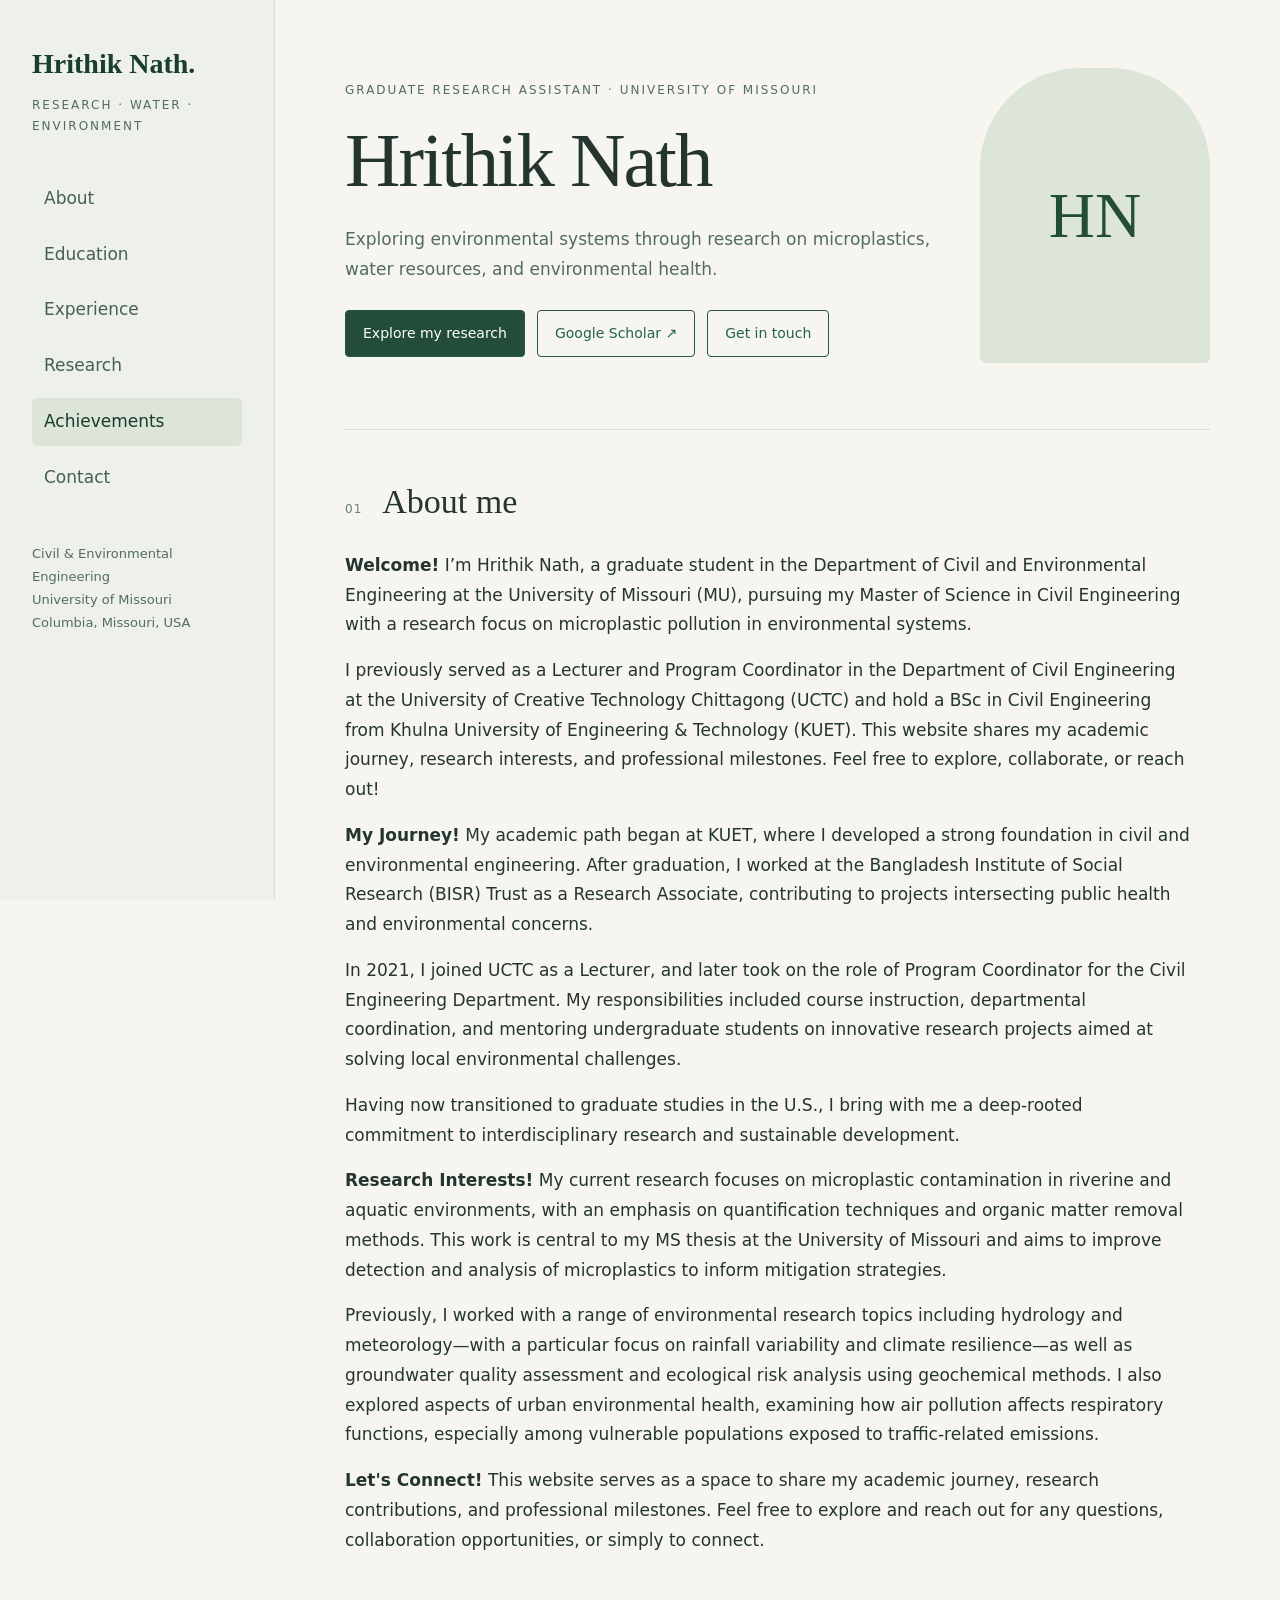
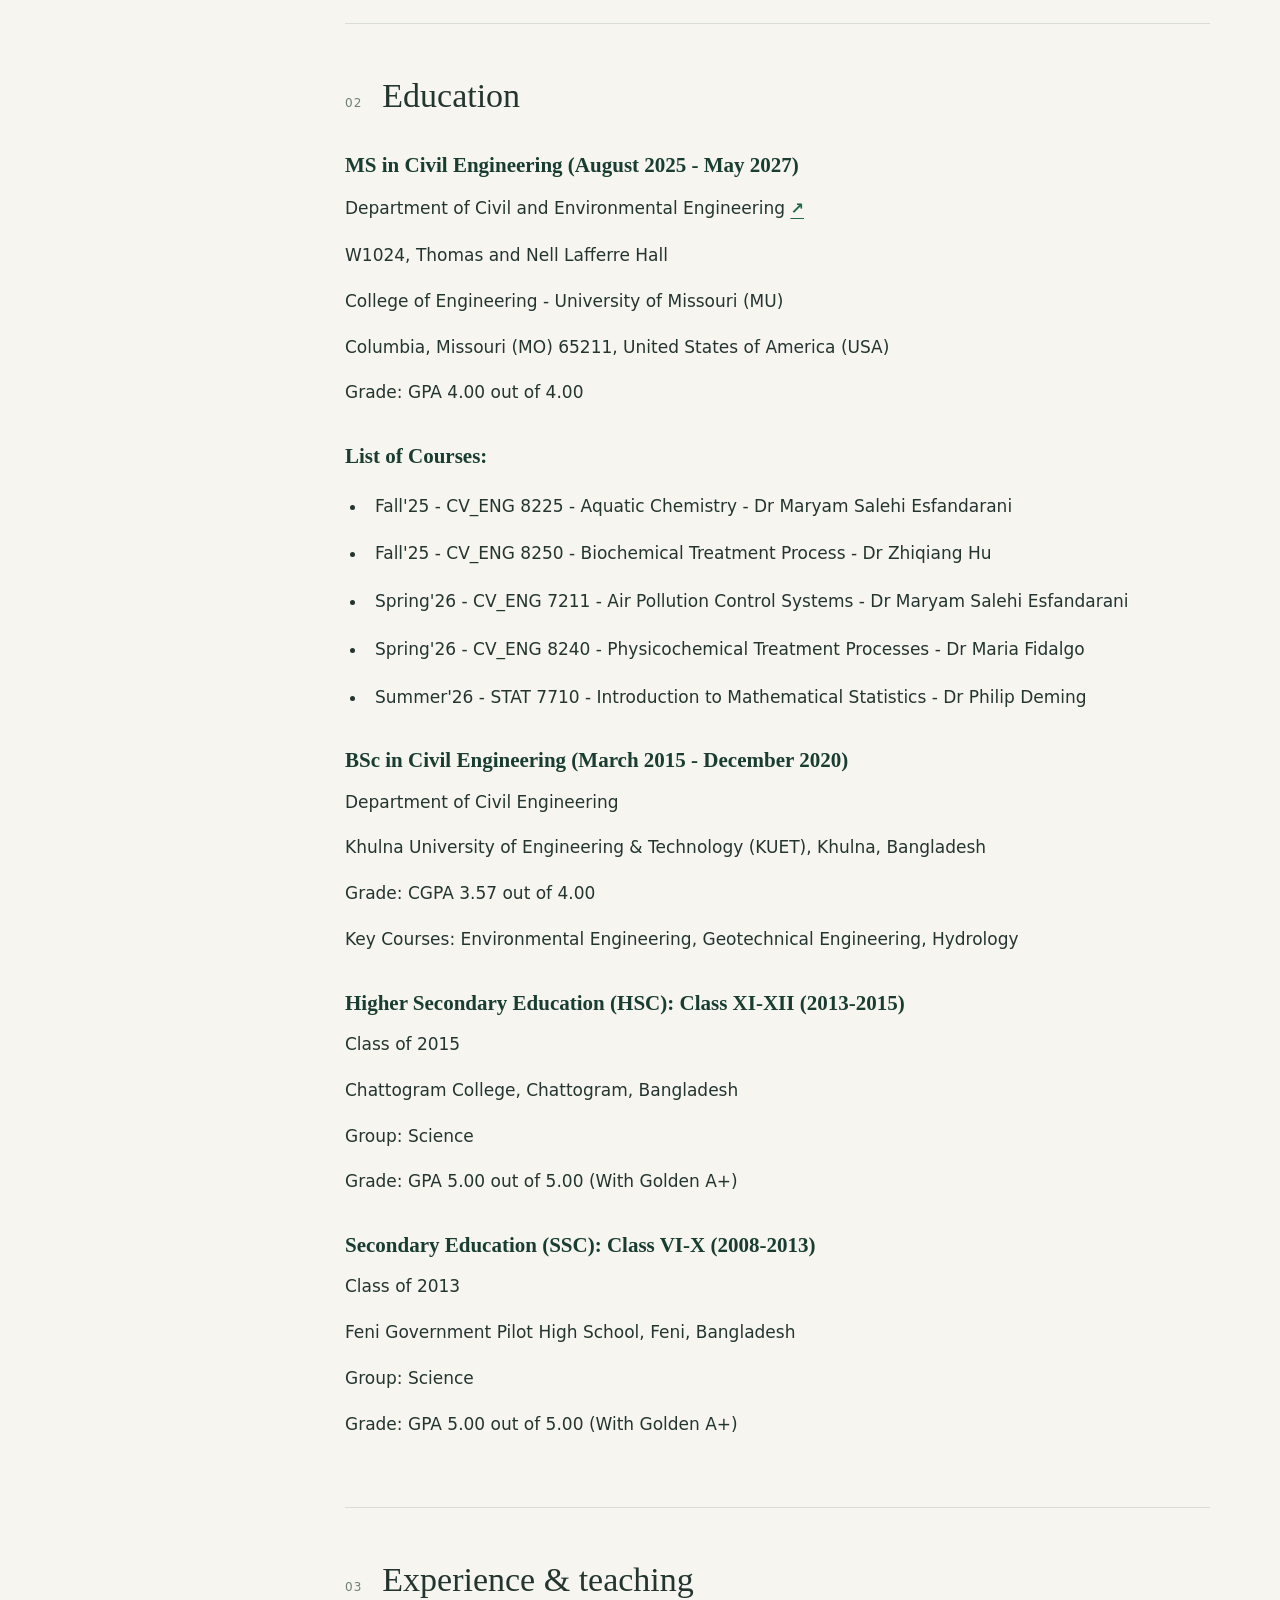
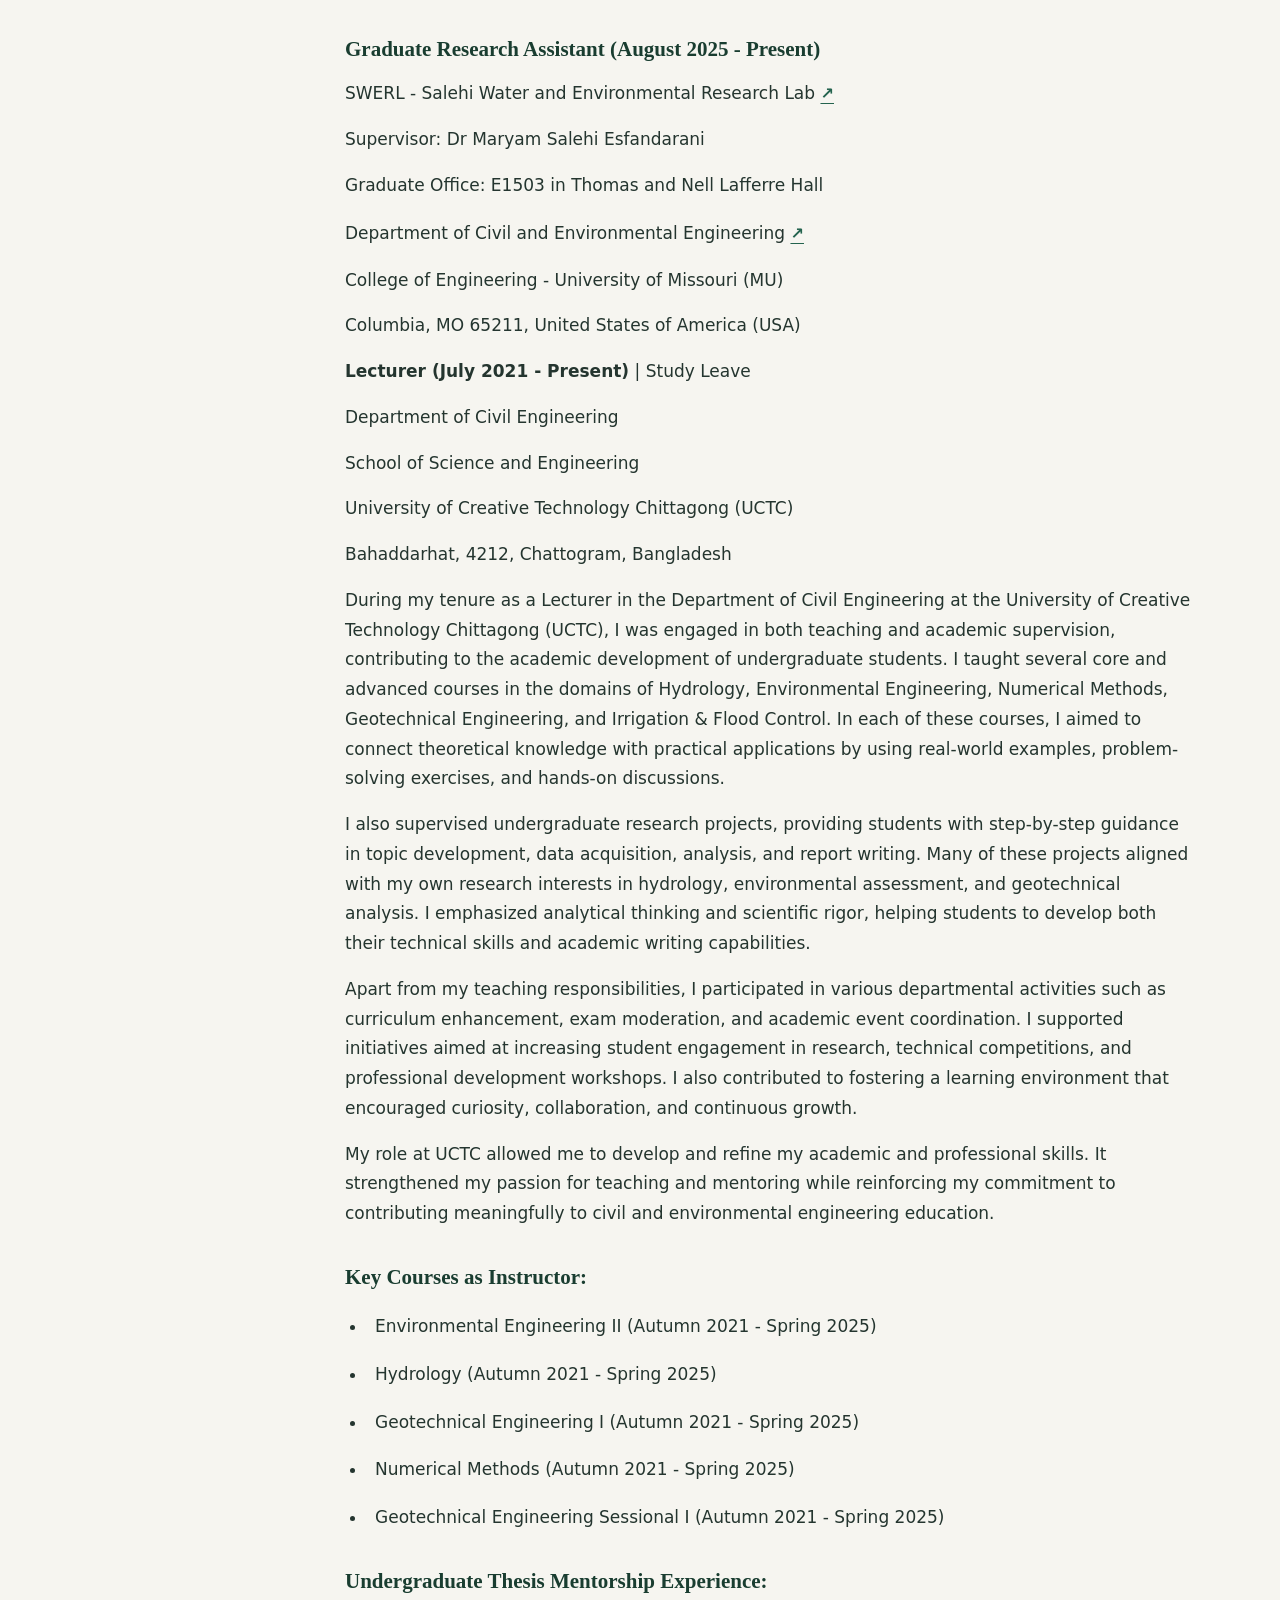
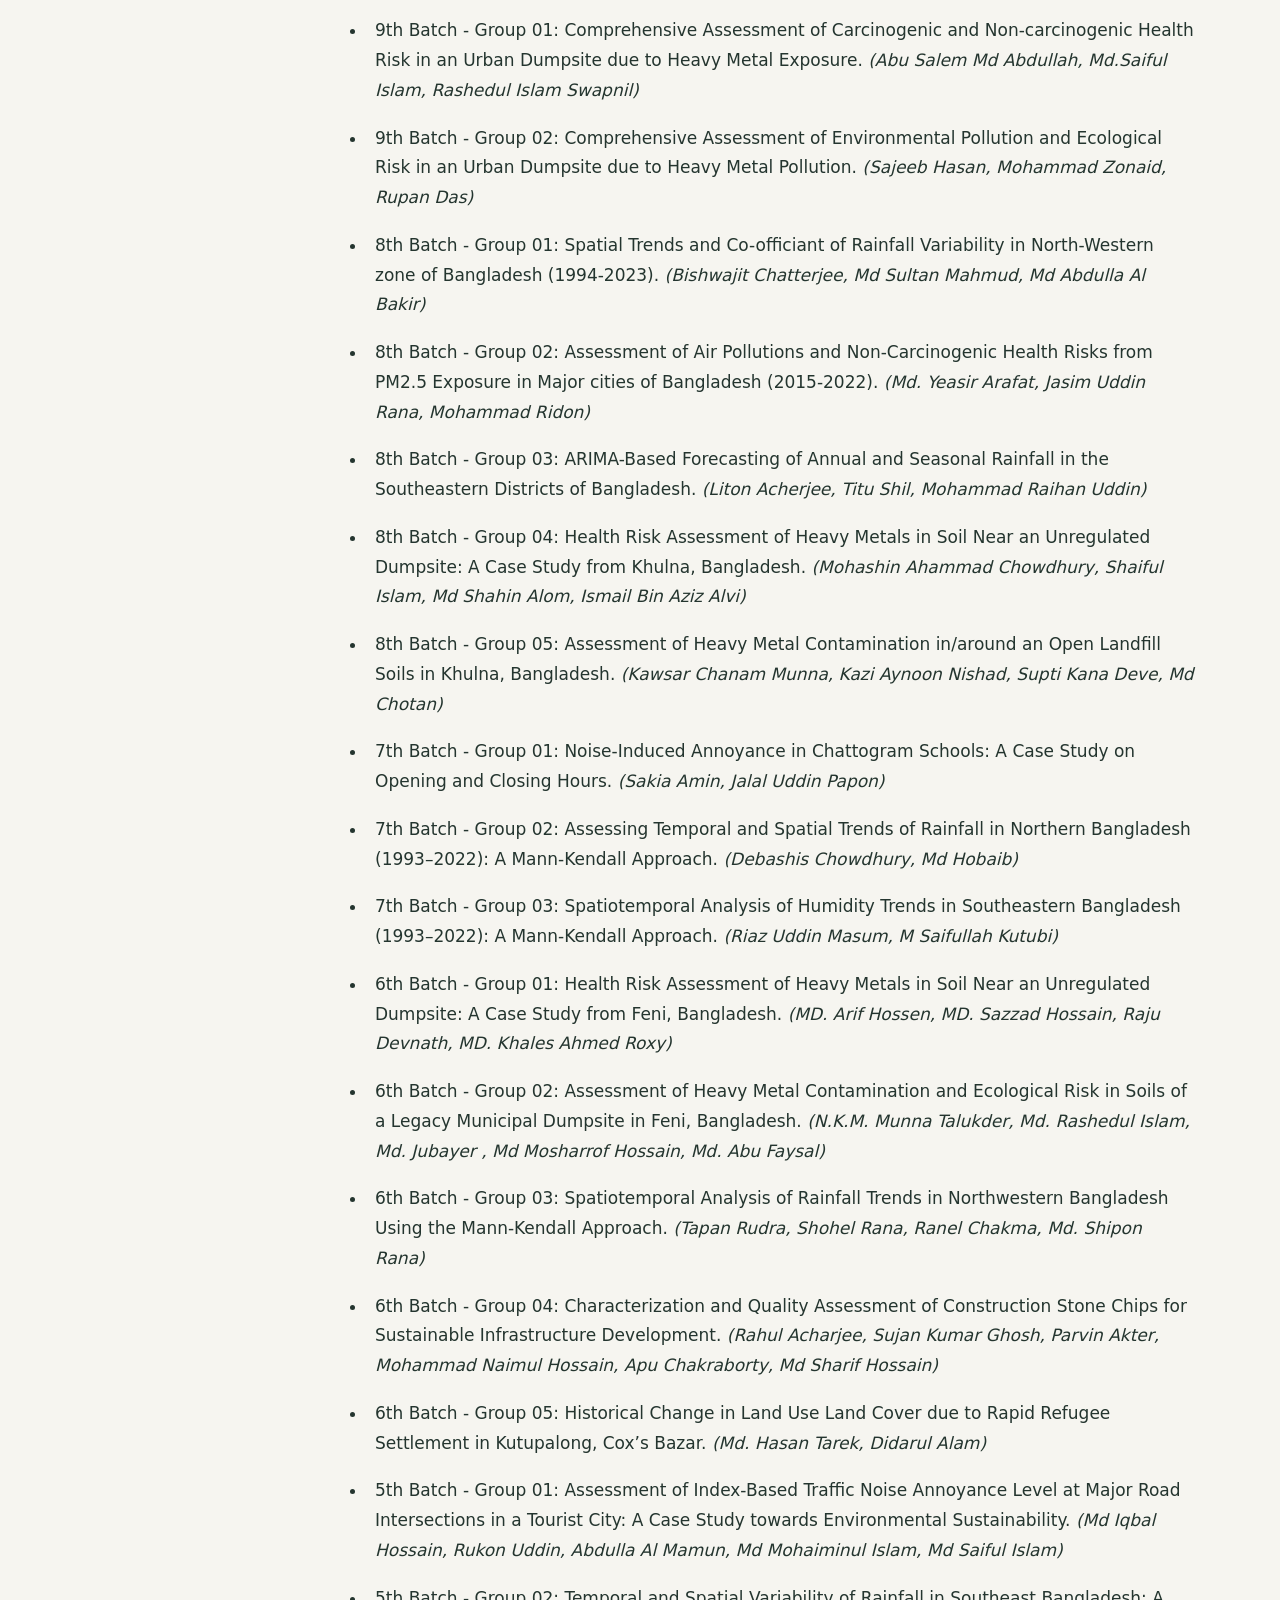
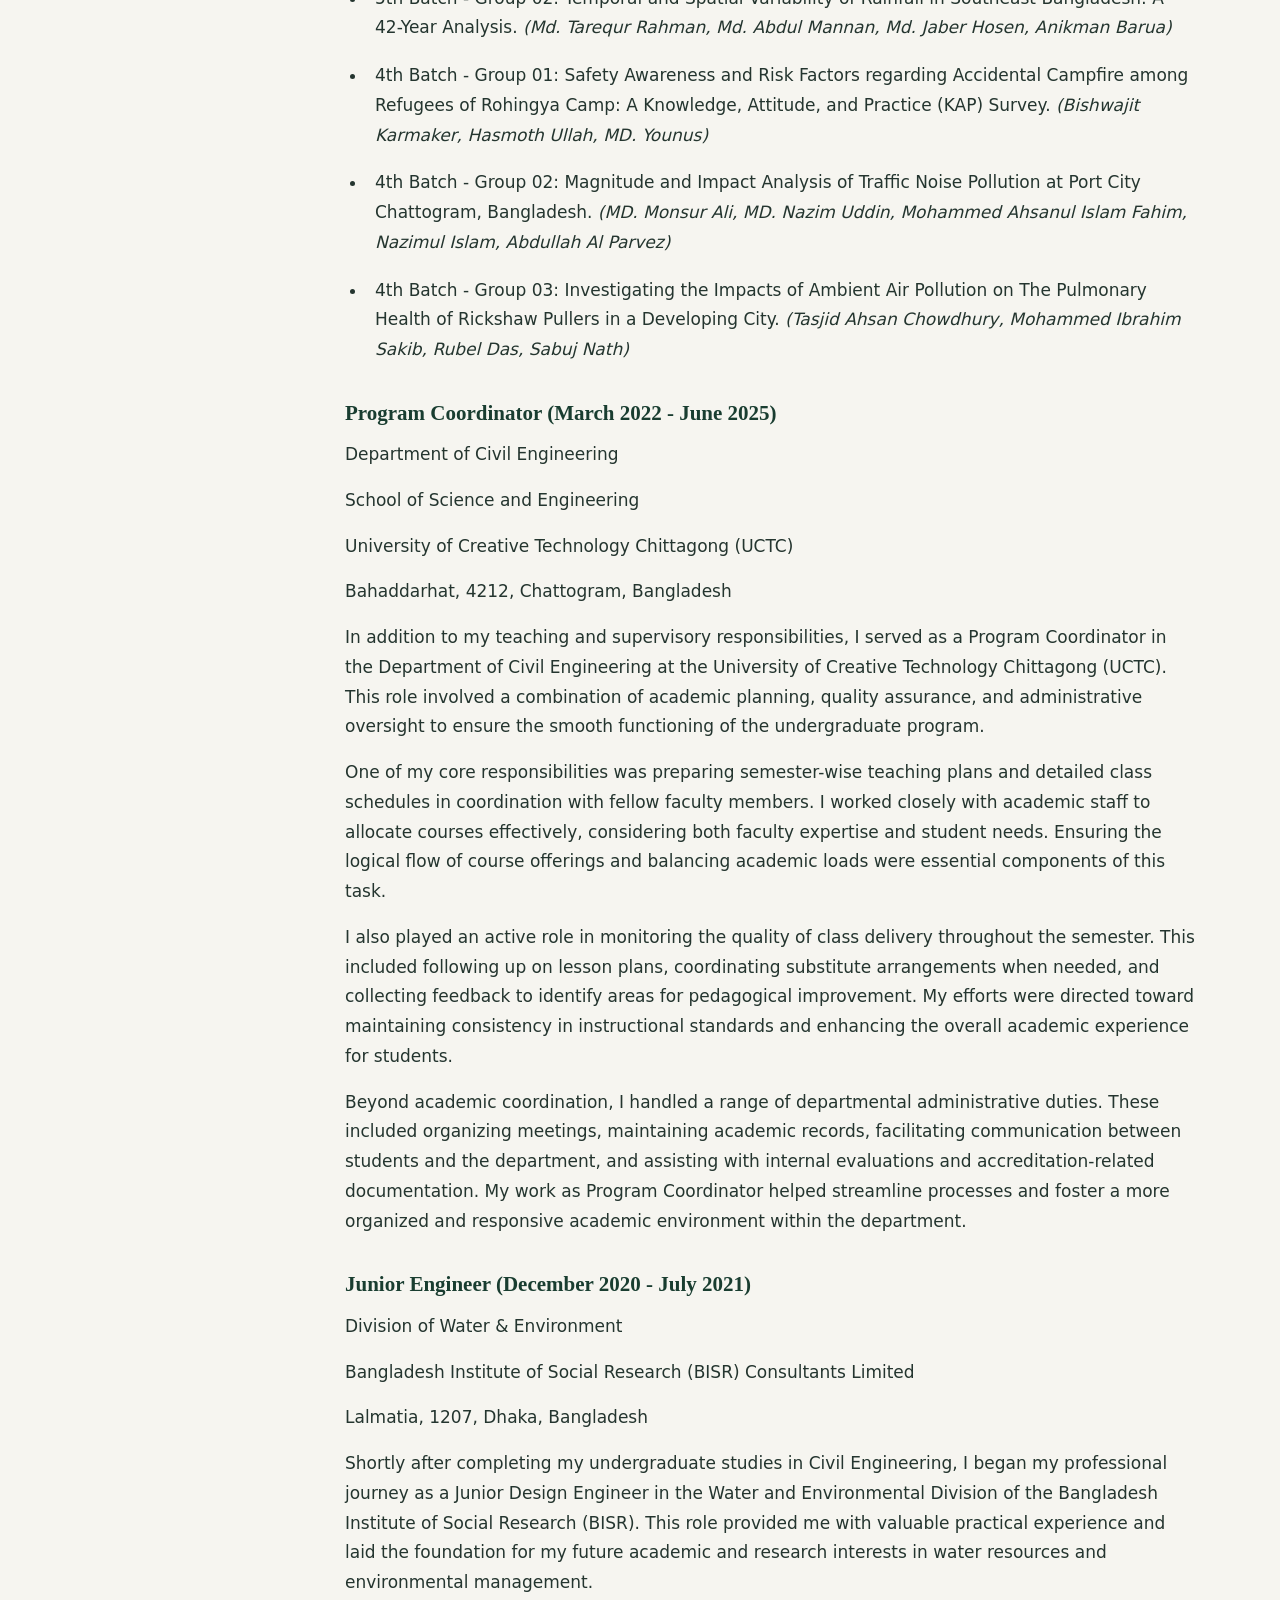
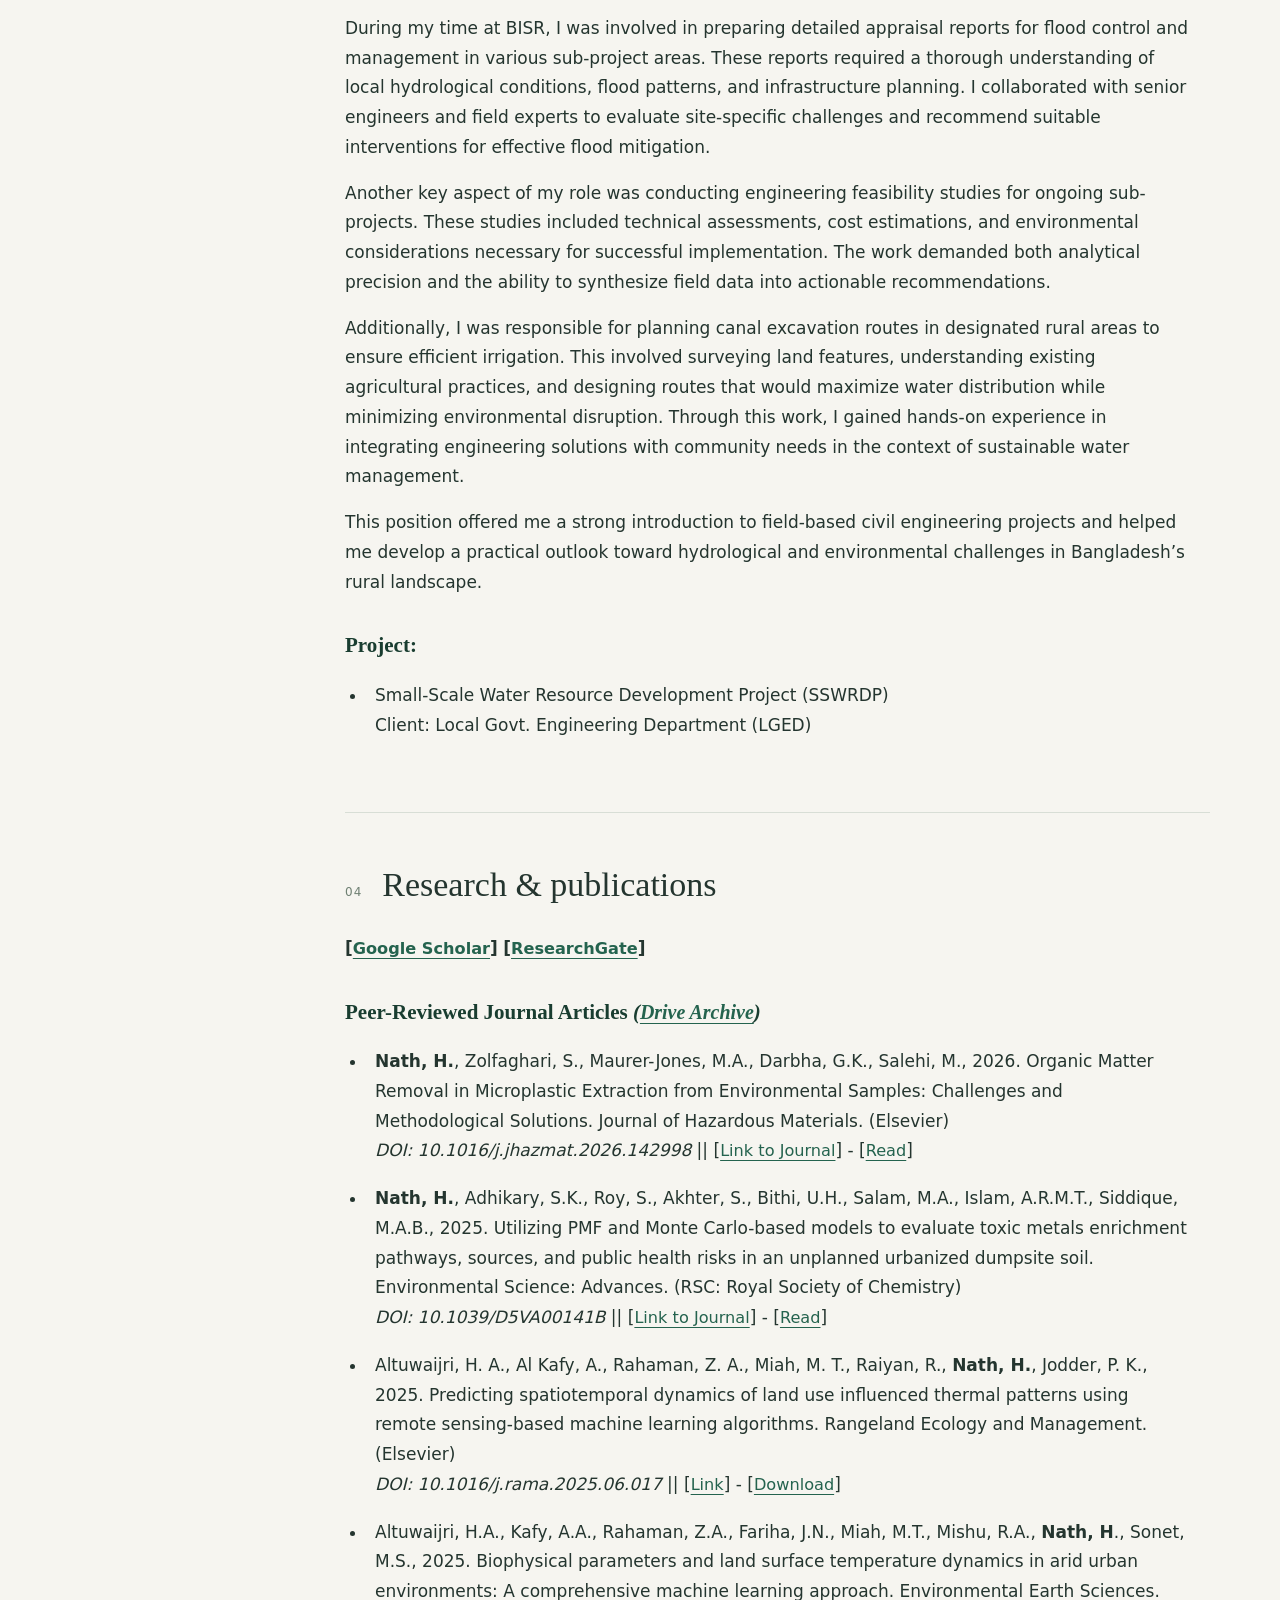
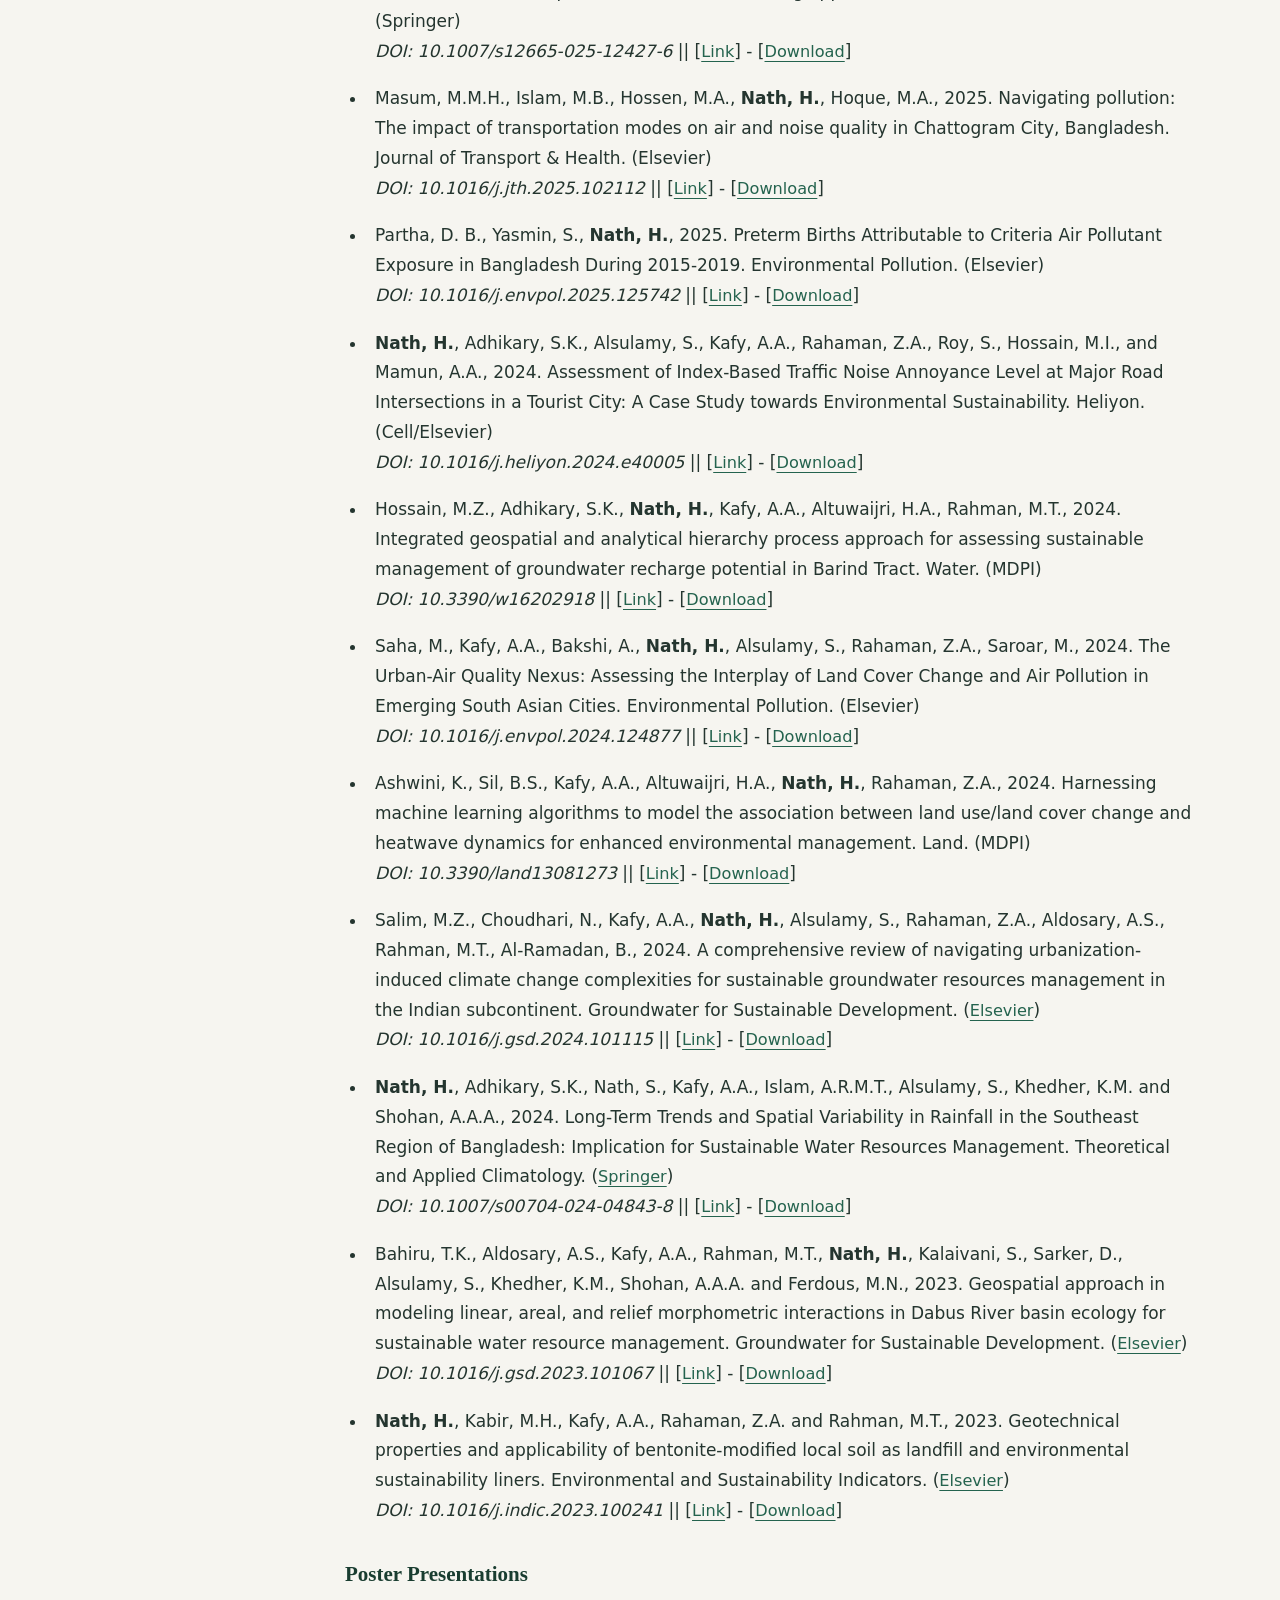
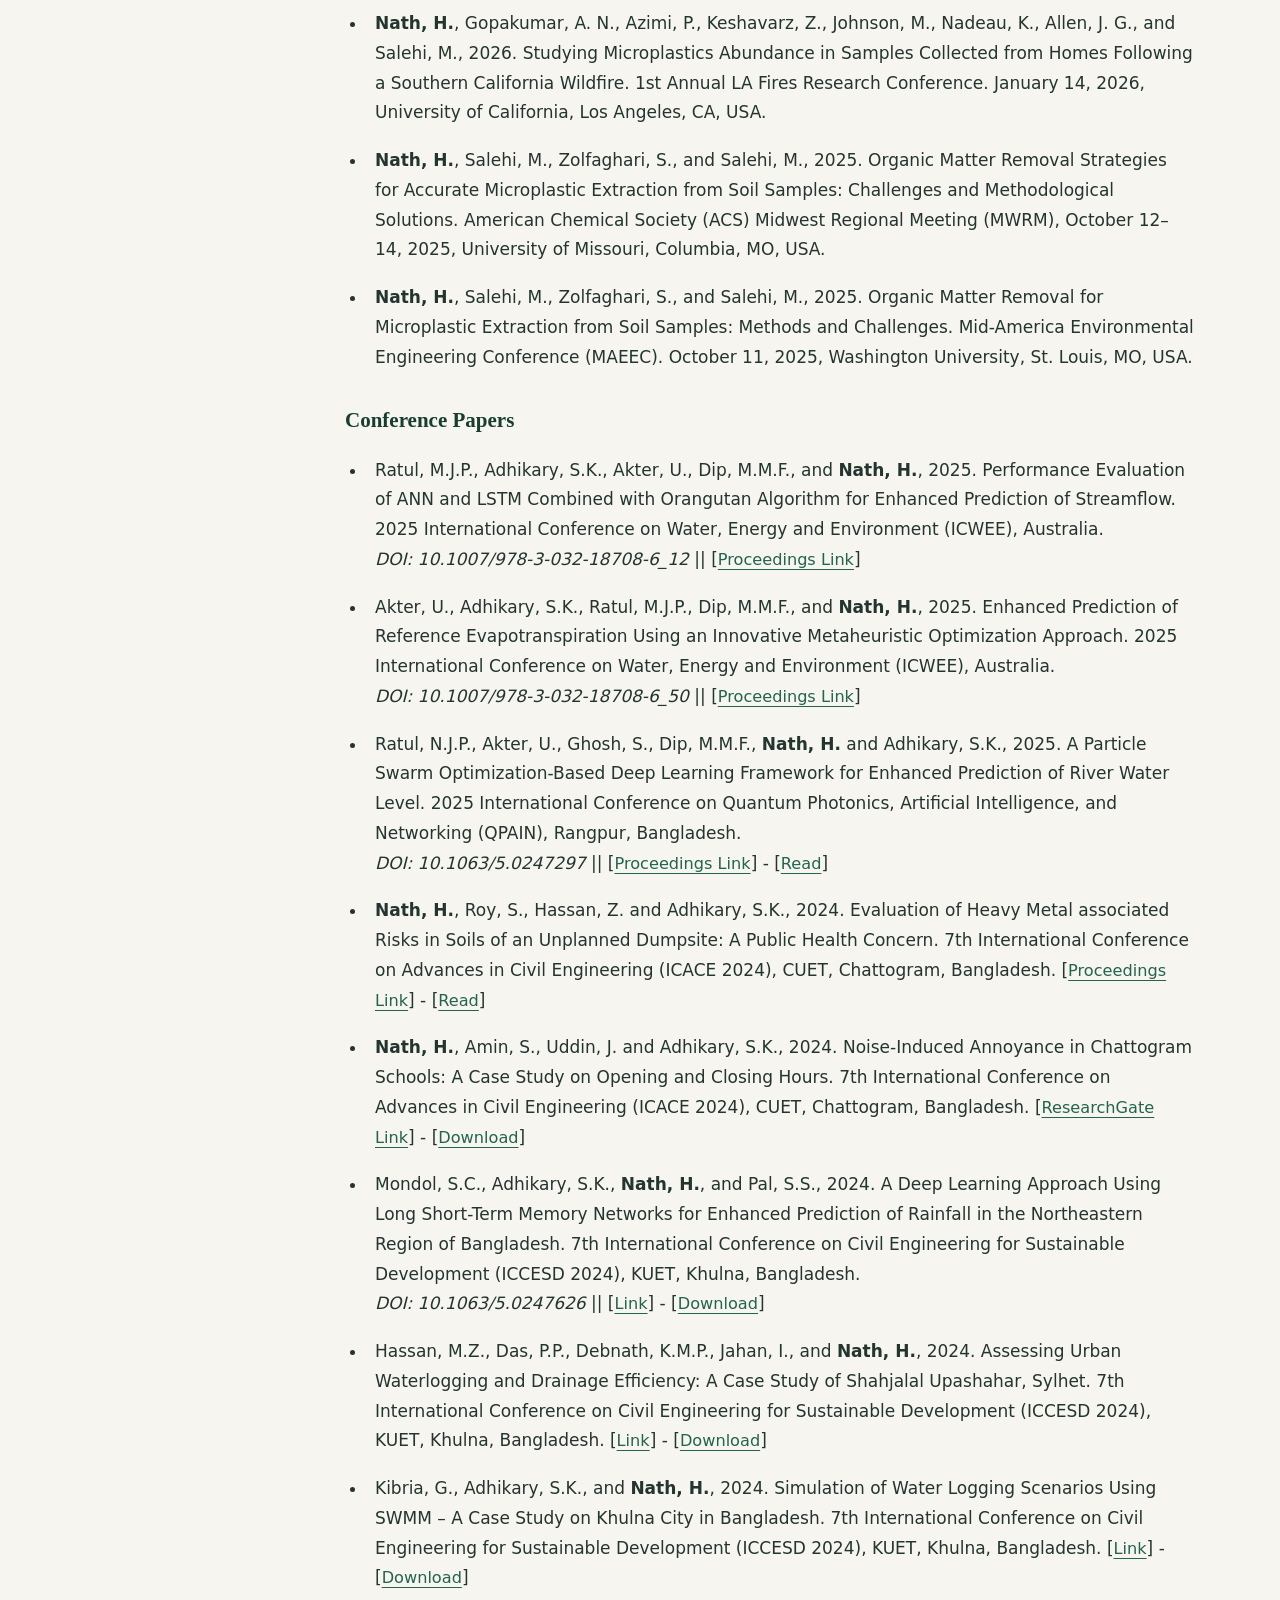
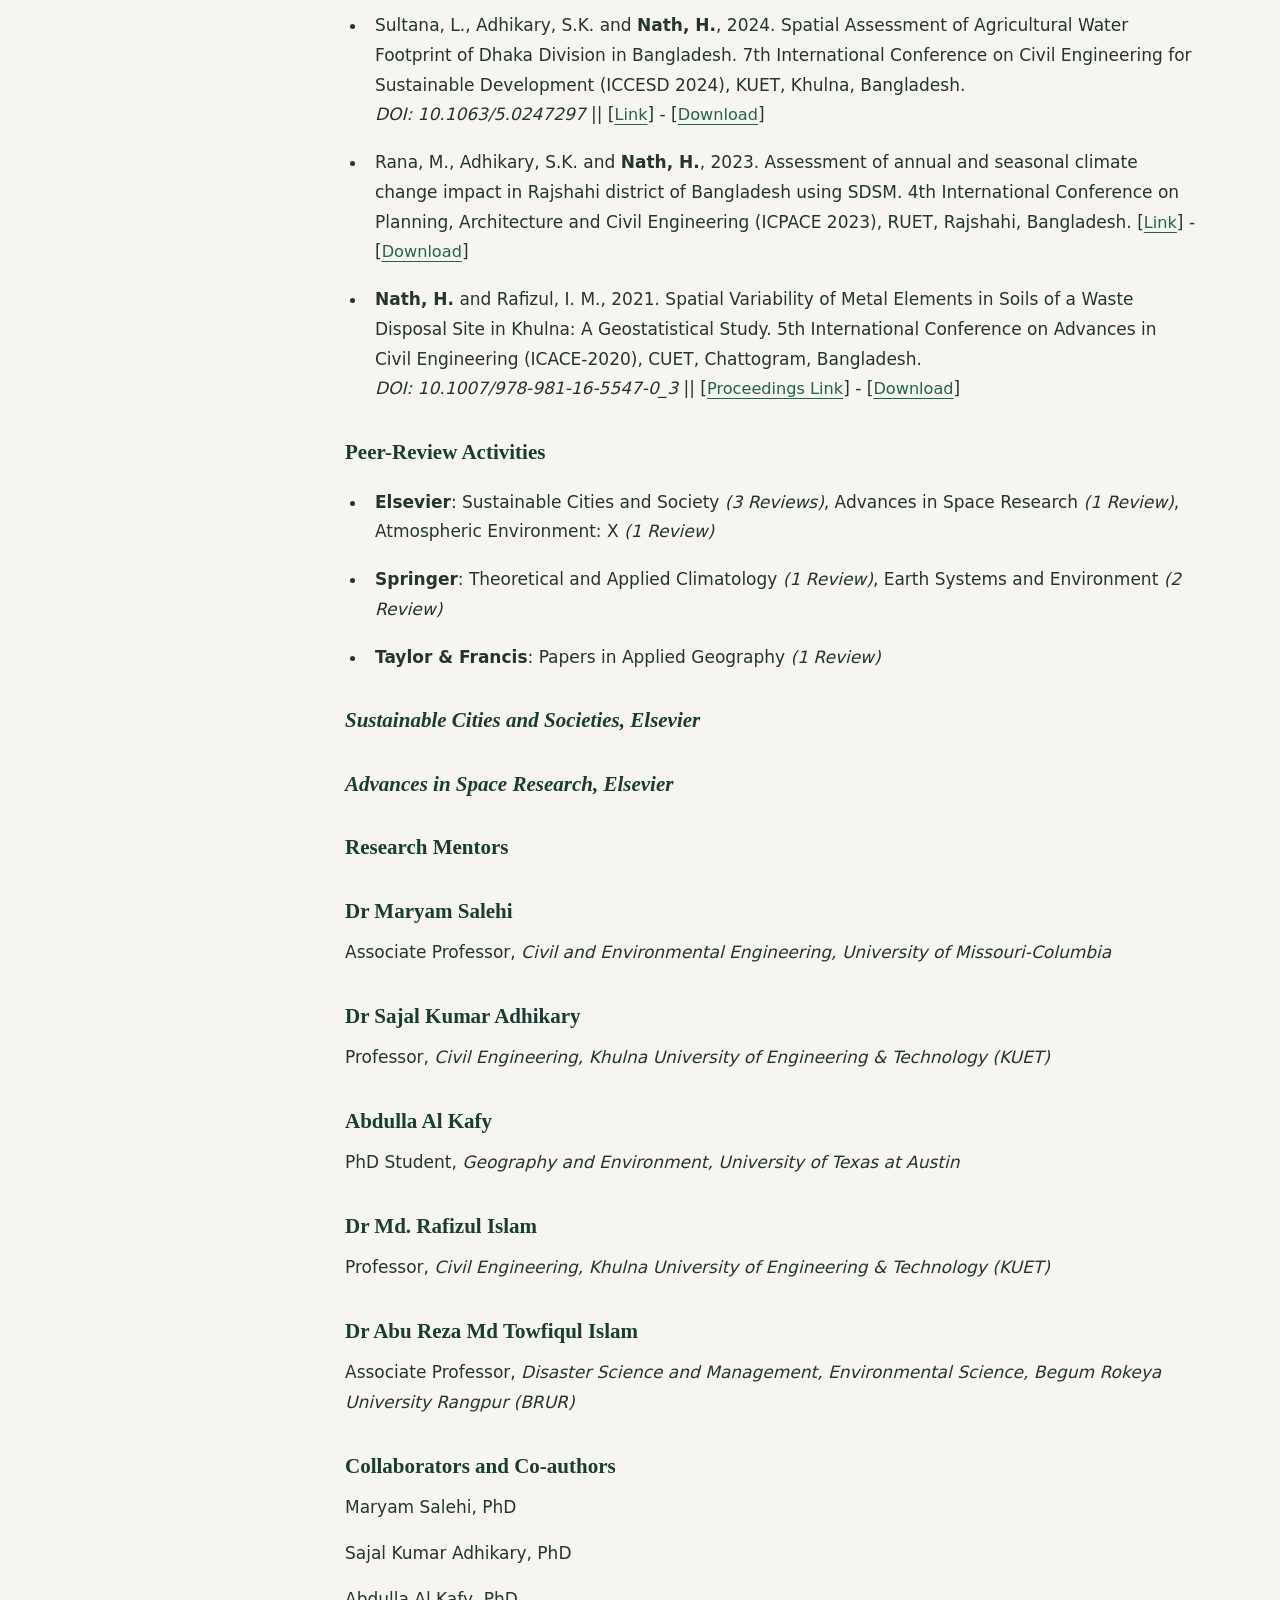
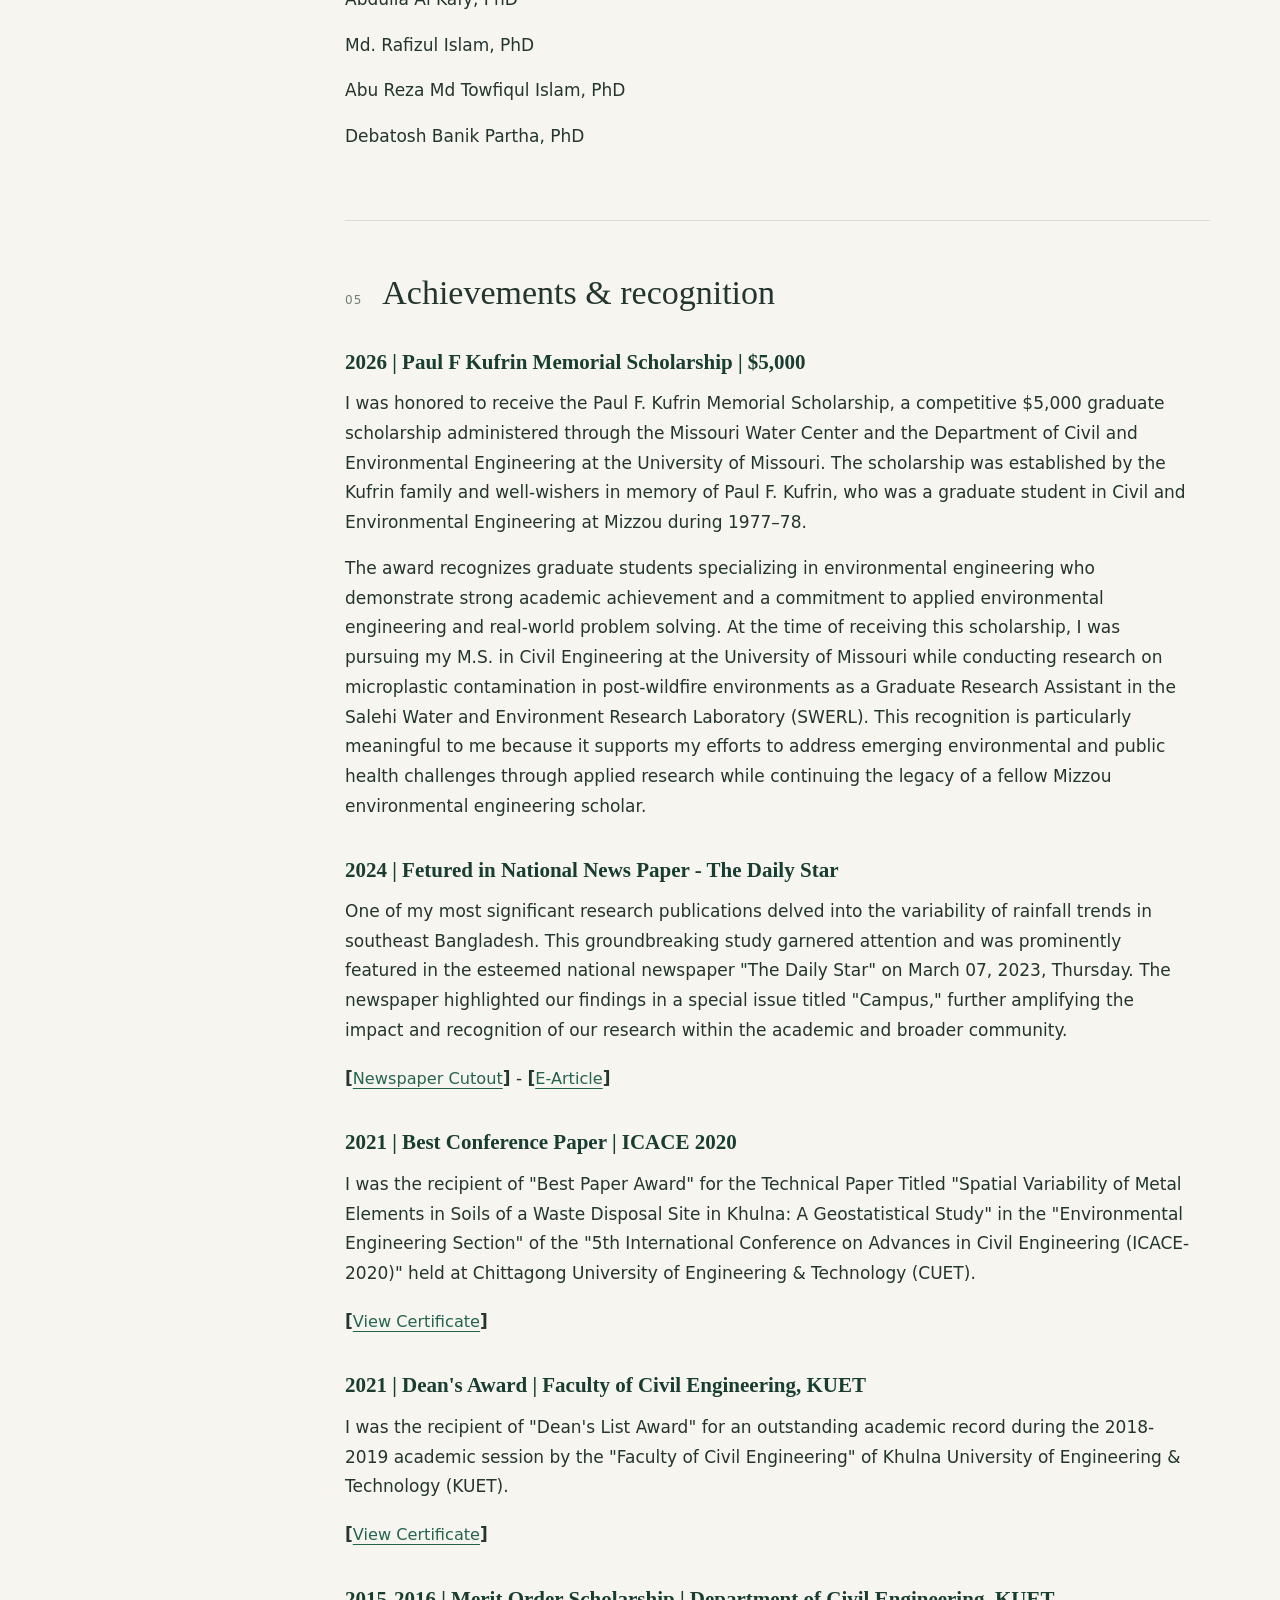
<file: index.html>
<!DOCTYPE html>
<html lang="en"><head><meta charset="utf-8"><meta name="viewport" content="width=device-width,initial-scale=1"><title>Hrithik Nath | Civil &amp; Environmental Engineering</title><meta name="description" content="Hrithik Nath — Graduate Research Assistant at the University of Missouri. Research, publications, education, teaching, and achievements in civil and environmental engineering."><meta name="theme-color" content="#234d38"><style>*{box-sizing:border-box}html{scroll-behavior:smooth;scroll-padding-top:32px}body{margin:0;background:#f6f5f0;color:#24352f;font:17px/1.75 system-ui,-apple-system,BlinkMacSystemFont,"Segoe UI",sans-serif}a{color:#24634e;text-underline-offset:4px}a:hover{color:#112e24}a:focus-visible,button:focus-visible{outline:3px solid #b8852e;outline-offset:5px}aside{position:fixed;inset:0 auto 0 0;width:275px;padding:48px 32px;border-right:1px solid #d8ded6;background:#eef1e9;overflow:auto}.brand{font:700 28px Georgia,serif;text-decoration:none;color:#193d30}.caption{font-size:12px;letter-spacing:2px;text-transform:uppercase;color:#526c60;margin:12px 0 38px}nav{display:grid;gap:8px}nav a{padding:9px 12px;text-decoration:none;border-radius:5px;color:#456052}nav a:hover,nav a.active{background:#dce5d8;color:#163c2d}.sidebar-bottom{margin-top:42px;font-size:13px;color:#526c60}main{margin-left:275px;max-width:1280px;padding:68px 70px}.hero{display:grid;grid-template-columns:1fr 230px;gap:44px;align-items:center;padding-bottom:66px;border-bottom:1px solid #d8ded6}.eyebrow{font-size:12px;letter-spacing:2px;text-transform:uppercase;color:#526c60}h1{font:normal clamp(44px,6vw,78px)/1.08 Georgia,serif;letter-spacing:-2px;margin:16px 0 22px}h2{font:normal 34px/1.2 Georgia,serif;margin:0}h3{font:600 21px/1.4 Georgia,serif;color:#193d30;margin:34px 0 12px}.intro{color:#526c60;max-width:600px}.portrait{width:100%;height:295px;object-fit:cover;object-position:50% 20%;border-radius:100px 100px 6px 6px;background:#dce5d8}.buttons{display:flex;flex-wrap:wrap;gap:12px;margin-top:26px}.button{border:1px solid #28563e;border-radius:4px;padding:10px 17px;text-decoration:none;font-size:14px}.primary{background:#234d38;color:white}.primary:hover{background:#163624;color:white}section{padding:52px 0;border-bottom:1px solid #d8ded6}.section-title{display:flex;gap:20px;align-items:baseline;margin-bottom:28px}.section-title>span{font-size:12px;color:#6f8073;letter-spacing:1px}.prose{max-width:850px}.prose p{margin:0 0 16px;overflow-wrap:anywhere}.prose ul{padding-left:22px;margin:20px 0}.prose li{padding-left:8px;margin-bottom:18px}.prose a{font-size:.95em}.prose strong{font-weight:600}.prose p:has(>a){line-height:1.9}.contact{background:#e9eee5;padding:30px;border-radius:8px}.contact p{margin:10px 0;overflow-wrap:anywhere}footer{font-size:13px;color:#526c60;padding:28px 0}.skip{position:fixed;top:-100px;left:20px;background:white;padding:10px;z-index:5}.skip:focus{top:10px}.menu{display:none}@media(min-width:1500px){main{margin-left:calc(275px + (100vw - 1500px)/2)}}@media(max-width:1050px){aside{width:225px;padding:32px 22px}main{margin-left:225px;padding:44px 36px}.hero{grid-template-columns:1fr 170px;gap:26px}.portrait{height:240px}}@media(max-width:750px){html{scroll-padding-top:85px}aside{position:sticky;top:0;width:100%;padding:14px 20px;z-index:3;border-right:0;border-bottom:1px solid #d8ded6;overflow:visible}.brand{font-size:23px}.caption,.sidebar-bottom{display:none}.menu{display:block;float:right;background:transparent;border:1px solid #526c60;border-radius:4px;padding:7px 12px;color:#193d30}nav{display:none;margin-top:15px;grid-template-columns:1fr 1fr}nav.open{display:grid}main{margin:0;padding:36px 22px}.hero{display:flex;flex-direction:column-reverse;align-items:flex-start;gap:22px;padding-bottom:36px}.portrait{width:150px;height:190px}h1{font-size:52px}h2{font-size:29px}section{padding:36px 0}.contact{padding:20px}}@media(prefers-reduced-motion:reduce){html{scroll-behavior:auto}}@media print{aside,.buttons,.skip{display:none}main{margin:0;padding:0;max-width:none}body{background:white;font-size:11pt}.hero{grid-template-columns:1fr 120px}.portrait{height:150px}section{break-inside:auto}a{color:inherit}h2,h3{break-after:avoid}}</style></head><body><a class="skip" href="#main">Skip to content</a><aside><a class="brand" href="#home">Hrithik Nath<span aria-hidden="true">.</span></a><button class="menu" aria-expanded="false" aria-controls="navigation">Menu</button><p class="caption">Research · Water · Environment</p><nav id="navigation" aria-label="Main navigation"><a href="#bio">About</a><a href="#education">Education</a><a href="#experience">Experience</a><a href="#research">Research</a><a href="#achievements">Achievements</a><a href="#contact">Contact</a></nav><div class="sidebar-bottom">Civil &amp; Environmental Engineering<br>University of Missouri<br>Columbia, Missouri, USA</div></aside><main id="main"><header id="home" class="hero"><div><span class="eyebrow">Graduate Research Assistant · University of Missouri</span><h1>Hrithik Nath</h1><p class="intro">Exploring environmental systems through research on microplastics, water resources, and environmental health.</p><div class="buttons"><a class="button primary" href="#research">Explore my research</a><a class="button" href="https://scholar.google.com/citations?user=HK8PINkAAAAJ&amp;hl=en" target="_blank" rel="noopener noreferrer">Google Scholar ↗</a><a class="button" href="mailto:hrithiknath@missouri.edu">Get in touch</a></div></div><div class="portrait" role="img" aria-label="Hrithik Nath monogram" style="display:grid;place-items:center;font:64px Georgia,serif;color:#234d38">HN</div></header>
<section id="bio" aria-labelledby="bio-title"><div class="section-title"><span>01</span><h2 id="bio-title">About me</h2></div><div class="prose"><p><strong>Welcome!</strong> I’m Hrithik Nath, a graduate student in the Department of Civil and Environmental Engineering at the University of Missouri (MU), pursuing my Master of Science in Civil Engineering with a research focus on microplastic pollution in environmental systems.</p><p>I previously served as a Lecturer and Program Coordinator in the Department of Civil Engineering at the University of Creative Technology Chittagong (UCTC) and hold a BSc in Civil Engineering from Khulna University of Engineering &amp; Technology (KUET). This website shares my academic journey, research interests, and professional milestones. Feel free to explore, collaborate, or reach out!</p><p><strong>My Journey!</strong> My academic path began at KUET, where I developed a strong foundation in civil and environmental engineering. After graduation, I worked at the Bangladesh Institute of Social Research (BISR) Trust as a Research Associate, contributing to projects intersecting public health and environmental concerns.</p><p>In 2021, I joined UCTC as a Lecturer, and later took on the role of Program Coordinator for the Civil Engineering Department. My responsibilities included course instruction, departmental coordination, and mentoring undergraduate students on innovative research projects aimed at solving local environmental challenges.</p><p>Having now transitioned to graduate studies in the U.S., I bring with me a deep-rooted commitment to interdisciplinary research and sustainable development.</p><p><strong>Research Interests!</strong> My current research focuses on microplastic contamination in riverine and aquatic environments, with an emphasis on quantification techniques and organic matter removal methods. This work is central to my MS thesis at the University of Missouri and aims to improve detection and analysis of microplastics to inform mitigation strategies.</p><p>Previously, I worked with a range of environmental research topics including hydrology and meteorology—with a particular focus on rainfall variability and climate resilience—as well as groundwater quality assessment and ecological risk analysis using geochemical methods. I also explored aspects of urban environmental health, examining how air pollution affects respiratory functions, especially among vulnerable populations exposed to traffic-related emissions.</p><p><strong>Let's Connect!</strong> This website serves as a space to share my academic journey, research contributions, and professional milestones. Feel free to explore and reach out for any questions, collaboration opportunities, or simply to connect.</p></div></section>
<section id="education" aria-labelledby="education-title"><div class="section-title"><span>02</span><h2 id="education-title">Education</h2></div><div class="prose"><h3>MS in Civil Engineering (August 2025 - May 2027)</h3><p>Department of Civil and Environmental Engineering <a href="https://engineering.missouri.edu/departments/cee/" target="_blank" rel="noopener noreferrer"><strong>↗</strong></a></p><p>W1024, Thomas and Nell Lafferre Hall</p><p>College of Engineering - University of Missouri (MU)</p><p>Columbia, Missouri (MO) 65211, United States of America (USA)</p><p>Grade: GPA 4.00 out of 4.00</p><h3>List of Courses:</h3><ul><li>Fall'25 - CV_ENG 8225 - Aquatic Chemistry - Dr Maryam Salehi Esfandarani</li><li>Fall'25 - CV_ENG 8250 - Biochemical Treatment Process - Dr Zhiqiang Hu</li><li>Spring'26 - CV_ENG 7211 - Air Pollution Control Systems - Dr Maryam Salehi Esfandarani</li><li>Spring'26 - CV_ENG 8240 - Physicochemical Treatment Processes - Dr Maria Fidalgo</li><li>Summer'26 - STAT 7710 - Introduction to Mathematical Statistics - Dr Philip Deming</li></ul><h3>BSc in Civil Engineering (March 2015 - December 2020)</h3><p>Department of Civil Engineering</p><p>Khulna University of Engineering &amp; Technology (KUET), Khulna, Bangladesh</p><p>Grade: CGPA 3.57 out of 4.00</p><p>Key Courses: Environmental Engineering, Geotechnical Engineering, Hydrology</p><h3>Higher Secondary Education (HSC): Class XI-XII (2013-2015)</h3><p>Class of 2015</p><p>Chattogram College, Chattogram, Bangladesh</p><p>Group: Science</p><p>Grade: GPA 5.00 out of 5.00 (With Golden A+)</p><h3>Secondary Education (SSC): Class VI-X (2008-2013)</h3><p>Class of 2013</p><p>Feni Government Pilot High School, Feni, Bangladesh</p><p>Group: Science</p><p>Grade: GPA 5.00 out of 5.00 (With Golden A+)</p></div></section>
<section id="experience" aria-labelledby="experience-title"><div class="section-title"><span>03</span><h2 id="experience-title">Experience &amp; teaching</h2></div><div class="prose"><h3>Graduate Research Assistant (August 2025 - Present)</h3><p>SWERL - Salehi Water and Environmental Research Lab <a href="https://mshfp.mufaculty.umsystem.edu/home/about" target="_blank" rel="noopener noreferrer"><strong>↗</strong></a></p><p>Supervisor: Dr Maryam Salehi Esfandarani</p><p>Graduate Office: E1503 in Thomas and Nell Lafferre Hall</p><p>Department of Civil and Environmental Engineering <a href="https://engineering.missouri.edu/departments/cee/" target="_blank" rel="noopener noreferrer"><strong>↗</strong></a></p><p>College of Engineering - University of Missouri (MU)</p><p>Columbia, MO 65211, United States of America (USA)</p><p><strong>Lecturer (July 2021 - Present)</strong> | Study Leave</p><p>Department of Civil Engineering</p><p>School of Science and Engineering</p><p>University of Creative Technology Chittagong (UCTC)</p><p>Bahaddarhat, 4212, Chattogram, Bangladesh</p><p>During my tenure as a Lecturer in the Department of Civil Engineering at the University of Creative Technology Chittagong (UCTC), I was engaged in both teaching and academic supervision, contributing to the academic development of undergraduate students. I taught several core and advanced courses in the domains of Hydrology, Environmental Engineering, Numerical Methods, Geotechnical Engineering, and Irrigation &amp; Flood Control. In each of these courses, I aimed to connect theoretical knowledge with practical applications by using real-world examples, problem-solving exercises, and hands-on discussions.</p><p>I also supervised undergraduate research projects, providing students with step-by-step guidance in topic development, data acquisition, analysis, and report writing. Many of these projects aligned with my own research interests in hydrology, environmental assessment, and geotechnical analysis. I emphasized analytical thinking and scientific rigor, helping students to develop both their technical skills and academic writing capabilities.</p><p>Apart from my teaching responsibilities, I participated in various departmental activities such as curriculum enhancement, exam moderation, and academic event coordination. I supported initiatives aimed at increasing student engagement in research, technical competitions, and professional development workshops. I also contributed to fostering a learning environment that encouraged curiosity, collaboration, and continuous growth.</p><p>My role at UCTC allowed me to develop and refine my academic and professional skills. It strengthened my passion for teaching and mentoring while reinforcing my commitment to contributing meaningfully to civil and environmental engineering education.</p><h3>Key Courses as Instructor:</h3><ul><li>Environmental Engineering II (Autumn 2021 - Spring 2025)</li><li>Hydrology (Autumn 2021 - Spring 2025)</li><li>Geotechnical Engineering I (Autumn 2021 - Spring 2025)</li><li>Numerical Methods (Autumn 2021 - Spring 2025)</li><li>Geotechnical Engineering Sessional I (Autumn 2021 - Spring 2025)</li></ul><h3>Undergraduate Thesis Mentorship Experience:</h3><ul><li>9th Batch - Group 01: Comprehensive Assessment of Carcinogenic and Non-carcinogenic Health Risk in an Urban Dumpsite due to Heavy Metal Exposure. <em>(Abu Salem Md Abdullah, Md.Saiful Islam, Rashedul Islam Swapnil)</em></li><li>9th Batch - Group 02: Comprehensive Assessment of Environmental Pollution and Ecological Risk in an Urban Dumpsite due to Heavy Metal Pollution. <em>(Sajeeb Hasan, Mohammad Zonaid, Rupan Das)</em></li><li>8th Batch - Group 01: Spatial Trends and Co-officiant of Rainfall Variability in North-Western zone of Bangladesh (1994-2023). <em>(Bishwajit Chatterjee, Md Sultan Mahmud, Md Abdulla Al Bakir)</em></li><li>8th Batch - Group 02: Assessment of Air Pollutions and Non-Carcinogenic Health Risks from PM2.5 Exposure in Major cities of Bangladesh (2015-2022). <em>(Md. Yeasir Arafat, Jasim Uddin Rana, Mohammad Ridon)</em></li><li>8th Batch - Group 03: ARIMA-Based Forecasting of Annual and Seasonal Rainfall in the Southeastern Districts of Bangladesh. <em>(Liton Acherjee, Titu Shil, Mohammad Raihan Uddin)</em></li><li>8th Batch - Group 04: Health Risk Assessment of Heavy Metals in Soil Near an Unregulated Dumpsite: A Case Study from Khulna, Bangladesh. <em>(Mohashin Ahammad Chowdhury, Shaiful Islam, Md Shahin Alom, Ismail Bin Aziz Alvi)</em></li><li>8th Batch - Group 05: Assessment of Heavy Metal Contamination in/around an Open Landfill Soils in Khulna, Bangladesh. <em>(Kawsar Chanam Munna, Kazi Aynoon Nishad, Supti Kana Deve, Md Chotan)</em></li><li>7th Batch - Group 01: Noise-Induced Annoyance in Chattogram Schools: A Case Study on Opening and Closing Hours. <em>(Sakia Amin, Jalal Uddin Papon)</em></li><li>7th Batch - Group 02: Assessing Temporal and Spatial Trends of Rainfall in Northern Bangladesh (1993–2022): A Mann-Kendall Approach. <em>(Debashis Chowdhury, Md Hobaib)</em></li><li>7th Batch - Group 03: Spatiotemporal Analysis of Humidity Trends in Southeastern Bangladesh (1993–2022): A Mann-Kendall Approach. <em>(Riaz Uddin Masum, M Saifullah Kutubi)</em></li><li>6th Batch - Group 01: Health Risk Assessment of Heavy Metals in Soil Near an Unregulated Dumpsite: A Case Study from Feni, Bangladesh. <em>(MD. Arif Hossen, MD. Sazzad Hossain, Raju Devnath, MD. Khales Ahmed Roxy)</em></li><li>6th Batch - Group 02: Assessment of Heavy Metal Contamination and Ecological Risk in Soils of a Legacy Municipal Dumpsite in Feni, Bangladesh. <em>(N.K.M. Munna Talukder, Md. Rashedul Islam, Md. Jubayer , Md Mosharrof Hossain, Md. Abu Faysal)</em></li><li>6th Batch - Group 03: Spatiotemporal Analysis of Rainfall Trends in Northwestern Bangladesh Using the Mann-Kendall Approach. <em>(Tapan Rudra, Shohel Rana, Ranel Chakma, Md. Shipon Rana)</em></li><li>6th Batch - Group 04: Characterization and Quality Assessment of Construction Stone Chips for Sustainable Infrastructure Development. <em>(Rahul Acharjee, Sujan Kumar Ghosh, Parvin Akter, Mohammad Naimul Hossain, Apu Chakraborty, Md Sharif Hossain)</em></li><li>6th Batch - Group 05: Historical Change in Land Use Land Cover due to Rapid Refugee Settlement in Kutupalong, Cox’s Bazar. <em>(Md. Hasan Tarek, Didarul Alam)</em></li><li>5th Batch - Group 01: Assessment of Index-Based Traffic Noise Annoyance Level at Major Road Intersections in a Tourist City: A Case Study towards Environmental Sustainability. <em>(Md Iqbal Hossain, Rukon Uddin, Abdulla Al Mamun, Md Mohaiminul Islam, Md Saiful Islam)</em></li><li>5th Batch - Group 02: Temporal and Spatial Variability of Rainfall in Southeast Bangladesh: A 42-Year Analysis. <em>(Md. Tarequr Rahman, Md. Abdul Mannan, Md. Jaber Hosen, Anikman Barua)</em></li><li>4th Batch - Group 01: Safety Awareness and Risk Factors regarding Accidental Campfire among Refugees of Rohingya Camp: A Knowledge, Attitude, and Practice (KAP) Survey. <em>(Bishwajit Karmaker, Hasmoth Ullah, MD. Younus)</em></li><li>4th Batch - Group 02: Magnitude and Impact Analysis of Traffic Noise Pollution at Port City Chattogram, Bangladesh. <em>(MD. Monsur Ali, MD. Nazim Uddin, Mohammed Ahsanul Islam Fahim, Nazimul Islam, Abdullah Al Parvez)</em></li><li>4th Batch - Group 03: Investigating the Impacts of Ambient Air Pollution on The Pulmonary Health of Rickshaw Pullers in a Developing City. <em>(Tasjid Ahsan Chowdhury, Mohammed Ibrahim Sakib, Rubel Das, Sabuj Nath)</em></li></ul><h3>Program Coordinator (March 2022 - June 2025)</h3><p>Department of Civil Engineering</p><p>School of Science and Engineering</p><p>University of Creative Technology Chittagong (UCTC)</p><p>Bahaddarhat, 4212, Chattogram, Bangladesh</p><p>In addition to my teaching and supervisory responsibilities, I served as a Program Coordinator in the Department of Civil Engineering at the University of Creative Technology Chittagong (UCTC). This role involved a combination of academic planning, quality assurance, and administrative oversight to ensure the smooth functioning of the undergraduate program.</p><p>One of my core responsibilities was preparing semester-wise teaching plans and detailed class schedules in coordination with fellow faculty members. I worked closely with academic staff to allocate courses effectively, considering both faculty expertise and student needs. Ensuring the logical flow of course offerings and balancing academic loads were essential components of this task.</p><p>I also played an active role in monitoring the quality of class delivery throughout the semester. This included following up on lesson plans, coordinating substitute arrangements when needed, and collecting feedback to identify areas for pedagogical improvement. My efforts were directed toward maintaining consistency in instructional standards and enhancing the overall academic experience for students.</p><p>Beyond academic coordination, I handled a range of departmental administrative duties. These included organizing meetings, maintaining academic records, facilitating communication between students and the department, and assisting with internal evaluations and accreditation-related documentation. My work as Program Coordinator helped streamline processes and foster a more organized and responsive academic environment within the department.</p><h3>Junior Engineer (December 2020 - July 2021)</h3><p>Division of Water &amp; Environment</p><p>Bangladesh Institute of Social Research (BISR) Consultants Limited</p><p>Lalmatia, 1207, Dhaka, Bangladesh</p><p>Shortly after completing my undergraduate studies in Civil Engineering, I began my professional journey as a Junior Design Engineer in the Water and Environmental Division of the Bangladesh Institute of Social Research (BISR). This role provided me with valuable practical experience and laid the foundation for my future academic and research interests in water resources and environmental management.</p><p>During my time at BISR, I was involved in preparing detailed appraisal reports for flood control and management in various sub-project areas. These reports required a thorough understanding of local hydrological conditions, flood patterns, and infrastructure planning. I collaborated with senior engineers and field experts to evaluate site-specific challenges and recommend suitable interventions for effective flood mitigation.</p><p>Another key aspect of my role was conducting engineering feasibility studies for ongoing sub-projects. These studies included technical assessments, cost estimations, and environmental considerations necessary for successful implementation. The work demanded both analytical precision and the ability to synthesize field data into actionable recommendations.</p><p>Additionally, I was responsible for planning canal excavation routes in designated rural areas to ensure efficient irrigation. This involved surveying land features, understanding existing agricultural practices, and designing routes that would maximize water distribution while minimizing environmental disruption. Through this work, I gained hands-on experience in integrating engineering solutions with community needs in the context of sustainable water management.</p><p>This position offered me a strong introduction to field-based civil engineering projects and helped me develop a practical outlook toward hydrological and environmental challenges in Bangladesh’s rural landscape.</p><h3>Project:</h3><ul><li>Small-Scale Water Resource Development Project (SSWRDP)<br>Client: Local Govt. Engineering Department (LGED)</li></ul></div></section>
<section id="research" aria-labelledby="research-title"><div class="section-title"><span>04</span><h2 id="research-title">Research &amp; publications</h2></div><div class="prose"><p><strong>[</strong><strong><a href="https://scholar.google.com/citations?user=HK8PINkAAAAJ&amp;hl=en" target="_blank" rel="noopener noreferrer">Google Scholar</a></strong><strong>]</strong> <strong>[</strong><strong><a href="https://www.researchgate.net/profile/Hrithik-Nath" target="_blank" rel="noopener noreferrer">ResearchGate</a></strong><strong>]</strong></p><h3>Peer-Reviewed Journal Articles <em>(</em><em><a href="https://drive.google.com/drive/folders/1GvxUkHeV-SbQG7OJuN_Pn2IC_A19J6gW?usp=drive_link" target="_blank" rel="noopener noreferrer">Drive Archive</a></em><em>)</em></h3><ul><li><strong>Nath, H.</strong>, Zolfaghari, S., Maurer-Jones, M.A., Darbha, G.K., Salehi, M., 2026. Organic Matter Removal in Microplastic Extraction from Environmental Samples: Challenges and Methodological Solutions. Journal of Hazardous Materials. (Elsevier)<br><em>DOI: 10.1016/j.jhazmat.2026.142998</em> || [<a href="https://doi.org/10.1016/j.jhazmat.2026.142998" target="_blank" rel="noopener noreferrer">Link to Journal</a>] - [<a href="https://drive.google.com/file/d/1uUb3H51BlP4hQ5k03u39T4jZ1IaWliI6/view?usp=drive_link" target="_blank" rel="noopener noreferrer">Read</a>]</li><li><strong>Nath, H.</strong>, Adhikary, S.K., Roy, S., Akhter, S., Bithi, U.H., Salam, M.A., Islam, A.R.M.T., Siddique, M.A.B., 2025. Utilizing PMF and Monte Carlo-based models to evaluate toxic metals enrichment pathways, sources, and public health risks in an unplanned urbanized dumpsite soil. Environmental Science: Advances. (RSC: Royal Society of Chemistry)<br><em>DOI: 10.1039/D5VA00141B</em> || [<a href="https://pubs.rsc.org/en/Content/ArticleLanding/2025/VA/D5VA00141B" target="_blank" rel="noopener noreferrer">Link to Journal</a>] - [<a href="https://drive.google.com/file/d/1b0h-TKuMmUIFJ4ewlicbWmOwuWhmHRXa/view?usp=drive_link" target="_blank" rel="noopener noreferrer">Read</a>]</li><li>Altuwaijri, H. A., Al Kafy, A., Rahaman, Z. A., Miah, M. T., Raiyan, R., <strong>Nath, H.</strong>, Jodder, P. K., 2025. Predicting spatiotemporal dynamics of land use influenced thermal patterns using remote sensing-based machine learning algorithms. Rangeland Ecology and Management. (Elsevier)<br><em>DOI: 10.1016/j.rama.2025.06.017</em> || [<a href="https://www.sciencedirect.com/science/article/pii/S1550742425000867?via%3Dihub" target="_blank" rel="noopener noreferrer">Link</a>] - [<a href="https://drive.google.com/uc?export=download&amp;id=1OzouifBAf22WK5o5NYuFqiaVNzIYTYw7" target="_blank" rel="noopener noreferrer">Download</a>]</li><li>Altuwaijri, H.A., Kafy, A.A., Rahaman, Z.A., Fariha, J.N., Miah, M.T., Mishu, R.A., <strong>Nath, H</strong>., Sonet, M.S., 2025. Biophysical parameters and land surface temperature dynamics in arid urban environments: A comprehensive machine learning approach. Environmental Earth Sciences. (Springer)<br><em>DOI: 10.1007/s12665-025-12427-6</em> || [<a href="https://link.springer.com/article/10.1007/s12665-025-12427-6" target="_blank" rel="noopener noreferrer">Link</a>] - [<a href="https://drive.google.com/uc?export=download&amp;id=1Mjf2FHJhURoHSAwm137ypK3izvaigPrS" target="_blank" rel="noopener noreferrer">Download</a>]</li><li>Masum, M.M.H., Islam, M.B., Hossen, M.A., <strong>Nath, H.</strong>, Hoque, M.A., 2025. Navigating pollution: The impact of transportation modes on air and noise quality in Chattogram City, Bangladesh. Journal of Transport &amp; Health. (Elsevier)<br><em>DOI: 10.1016/j.jth.2025.102112</em> || [<a href="https://www.sciencedirect.com/science/article/pii/S221414052500132X" target="_blank" rel="noopener noreferrer">Link</a>] - [<a href="https://drive.google.com/uc?export=download&amp;id=1ZxZFFPMtZrOKj0nMmO4_jUr9DAKpNC9U" target="_blank" rel="noopener noreferrer">Download</a>]</li><li>Partha, D. B., Yasmin, S., <strong>Nath, H.</strong>, 2025. Preterm Births Attributable to Criteria Air Pollutant Exposure in Bangladesh During 2015-2019. Environmental Pollution. (Elsevier)<br><em>DOI: 10.1016/j.envpol.2025.125742</em> || [<a href="https://www.sciencedirect.com/science/article/abs/pii/S0269749125001150?via%3Dihub" target="_blank" rel="noopener noreferrer">Link</a>] - [<a href="https://drive.google.com/uc?export=download&amp;id=15HOW_ciVtjPfQssj-u4_YQCQU3_jqqno" target="_blank" rel="noopener noreferrer">Download</a>]</li><li><strong>Nath, H.</strong>, Adhikary, S.K., Alsulamy, S., Kafy, A.A., Rahaman, Z.A., Roy, S., Hossain, M.I., and Mamun, A.A., 2024. Assessment of Index-Based Traffic Noise Annoyance Level at Major Road Intersections in a Tourist City: A Case Study towards Environmental Sustainability. Heliyon. (Cell/Elsevier)<br><em>DOI: 10.1016/j.heliyon.2024.e40005</em> || [<a href="https://kwnsfk27.r.eu-west-1.awstrack.me/L0/https:%2F%2Fauthors.elsevier.com%2Fsd%2Farticle%2FS2405-8440%2824%2916036-7/1/01020192e8ea4873-0b44ce14-6da7-456c-8677-96751db4fa6c-000000/F8OPTXFy2o7h33prjBUJwjvrYb8=398" target="_blank" rel="noopener noreferrer">Link</a>] - [<a href="https://drive.google.com/uc?export=download&amp;id=1aV6HrQcK5VxePujiwNgwBEXJscMhZAKS" target="_blank" rel="noopener noreferrer">Download</a>]</li><li>Hossain, M.Z., Adhikary, S.K., <strong>Nath, H.</strong>, Kafy, A.A., Altuwaijri, H.A., Rahman, M.T., 2024. Integrated geospatial and analytical hierarchy process approach for assessing sustainable management of groundwater recharge potential in Barind Tract. Water. (MDPI)<br><em>DOI: 10.3390/w16202918</em> || [<a href="https://www.mdpi.com/2073-4441/16/20/2918" target="_blank" rel="noopener noreferrer">Link</a>] - [<a href="https://drive.google.com/uc?export=download&amp;id=1loC2BXwvf48mFT5XjpxB1oeEf0Wjnfci" target="_blank" rel="noopener noreferrer">Download</a>]</li><li>Saha, M., Kafy, A.A., Bakshi, A., <strong>Nath, H.</strong>, Alsulamy, S., Rahaman, Z.A., Saroar, M., 2024. The Urban-Air Quality Nexus: Assessing the Interplay of Land Cover Change and Air Pollution in Emerging South Asian Cities. Environmental Pollution. (Elsevier)<br><em>DOI: 10.1016/j.envpol.2024.124877</em> || [<a href="https://www.sciencedirect.com/science/article/pii/S0269749124015914?ref=pdf_download&amp;fr=RR-2&amp;rr=8c081f013bd03378" target="_blank" rel="noopener noreferrer">Link</a>] - [<a href="https://drive.google.com/uc?export=download&amp;id=18_CPjtkMP9BON7-1O3lQbPjizgEKhwSo" target="_blank" rel="noopener noreferrer">Download</a>]</li><li>Ashwini, K., Sil, B.S., Kafy, A.A., Altuwaijri, H.A., <strong>Nath, H.</strong>, Rahaman, Z.A., 2024. Harnessing machine learning algorithms to model the association between land use/land cover change and heatwave dynamics for enhanced environmental management. Land. (MDPI)<br><em>DOI: 10.3390/land13081273</em> || [<a href="https://www.mdpi.com/2073-445X/13/8/1273" target="_blank" rel="noopener noreferrer">Link</a>] - [<a href="https://drive.google.com/uc?export=download&amp;id=15HOW_ciVtjPfQssj-u4_YQCQU3_jqqno" target="_blank" rel="noopener noreferrer">Download</a>]</li><li>Salim, M.Z., Choudhari, N., Kafy, A.A., <strong>Nath, H.</strong>, Alsulamy, S., Rahaman, Z.A., Aldosary, A.S., Rahman, M.T., Al-Ramadan, B., 2024. A comprehensive review of navigating urbanization-induced climate change complexities for sustainable groundwater resources management in the Indian subcontinent. Groundwater for Sustainable Development. (<a href="https://www.sciencedirect.com/journal/groundwater-for-sustainable-development" target="_blank" rel="noopener noreferrer">Elsevier</a>)<br><em>DOI: 10.1016/j.gsd.2024.101115</em> || [<a href="https://doi.org/10.1016/j.gsd.2024.101115" target="_blank" rel="noopener noreferrer">Link</a>] - [<a href="https://drive.google.com/uc?export=download&amp;id=1q3QUBq9Y3h5veUUd5zFlnSZBtaiUth5J" target="_blank" rel="noopener noreferrer">Download</a>]</li><li><strong>Nath, H.</strong>, Adhikary, S.K., Nath, S., Kafy, A.A., Islam, A.R.M.T., Alsulamy, S., Khedher, K.M. and Shohan, A.A.A., 2024. Long-Term Trends and Spatial Variability in Rainfall in the Southeast Region of Bangladesh: Implication for Sustainable Water Resources Management. Theoretical and Applied Climatology. (<a href="https://link.springer.com/journal/704" target="_blank" rel="noopener noreferrer">Springer</a>)<br><em>DOI: 10.1007/s00704-024-04843-8</em> || [<a href="https://doi.org/10.1007/s00704-024-04843-8" target="_blank" rel="noopener noreferrer">Link</a>] - [<a href="https://drive.google.com/uc?export=download&amp;id=196KIN8FOwasOJlsg_o2EF70kzR-Z7hLx" target="_blank" rel="noopener noreferrer">Download</a>]</li><li>Bahiru, T.K., Aldosary, A.S., Kafy, A.A., Rahman, M.T., <strong>Nath, H.</strong>, Kalaivani, S., Sarker, D., Alsulamy, S., Khedher, K.M., Shohan, A.A.A. and Ferdous, M.N., 2023. Geospatial approach in modeling linear, areal, and relief morphometric interactions in Dabus River basin ecology for sustainable water resource management. Groundwater for Sustainable Development. (<a href="https://www.sciencedirect.com/journal/groundwater-for-sustainable-development" target="_blank" rel="noopener noreferrer">Elsevier</a>)<br><em>DOI: 10.1016/j.gsd.2023.101067</em> || [<a href="https://doi.org/10.1016/j.gsd.2023.101067" target="_blank" rel="noopener noreferrer">Link</a>] - [<a href="https://drive.google.com/u/0/uc?id=1gfimpyI8kclATbIIuDjvy0lwXlcjeGre&amp;export=download" target="_blank" rel="noopener noreferrer">Download</a>]</li><li><strong>Nath, H.</strong>, Kabir, M.H., Kafy, A.A., Rahaman, Z.A. and Rahman, M.T., 2023. Geotechnical properties and applicability of bentonite-modified local soil as landfill and environmental sustainability liners. Environmental and Sustainability Indicators. (<a href="https://www.sciencedirect.com/journal/environmental-and-sustainability-indicators" target="_blank" rel="noopener noreferrer">Elsevier</a>)<br><em>DOI: 10.1016/j.indic.2023.100241</em> || [<a href="https://doi.org/10.1016/j.indic.2023.100241" target="_blank" rel="noopener noreferrer">Link</a>] - [<a href="https://drive.google.com/uc?export=download&amp;id=1jGS46ADsDgJ8inMHYuJmlmThqQoiWwEb" target="_blank" rel="noopener noreferrer">Download</a>]</li></ul><h3>Poster Presentations</h3><ul><li><strong>Nath, H.</strong>, Gopakumar, A. N., Azimi, P., Keshavarz, Z., Johnson, M., Nadeau, K., Allen, J. G., and Salehi, M., 2026. Studying Microplastics Abundance in Samples Collected from Homes Following a Southern California Wildfire. 1st Annual LA Fires Research Conference. January 14, 2026, University of California, Los Angeles, CA, USA.</li><li><strong>Nath, H.</strong>, Salehi, M., Zolfaghari, S., and Salehi, M., 2025. Organic Matter Removal Strategies for Accurate Microplastic Extraction from Soil Samples: Challenges and Methodological Solutions. American Chemical Society (ACS) Midwest Regional Meeting (MWRM), October 12–14, 2025, University of Missouri, Columbia, MO, USA.</li><li><strong>Nath, H.</strong>, Salehi, M., Zolfaghari, S., and Salehi, M., 2025. Organic Matter Removal for Microplastic Extraction from Soil Samples: Methods and Challenges. Mid-America Environmental Engineering Conference (MAEEC). October 11, 2025, Washington University, St. Louis, MO, USA.</li></ul><h3>Conference Papers</h3><ul><li>Ratul, M.J.P., Adhikary, S.K., Akter, U., Dip, M.M.F., and <strong>Nath, H.</strong>, 2025. Performance Evaluation of ANN and LSTM Combined with Orangutan Algorithm for Enhanced Prediction of Streamflow. 2025 International Conference on Water, Energy and Environment (ICWEE), Australia.<br><em>DOI: 10.1007/978-3-032-18708-6_12</em> || [<a href="https://doi.org/10.1007/978-3-032-18708-6_12" target="_blank" rel="noopener noreferrer">Proceedings Link</a>]</li><li>Akter, U., Adhikary, S.K., Ratul, M.J.P., Dip, M.M.F., and <strong>Nath, H.</strong>, 2025. Enhanced Prediction of Reference Evapotranspiration Using an Innovative Metaheuristic Optimization Approach. 2025 International Conference on Water, Energy and Environment (ICWEE), Australia.<br><em>DOI: 10.1007/978-3-032-18708-6_50</em> || [<a href="https://doi.org/10.1007/978-3-032-18708-6_50" target="_blank" rel="noopener noreferrer">Proceedings Link</a>]</li><li>Ratul, N.J.P., Akter, U., Ghosh, S., Dip, M.M.F., <strong>Nath, H.</strong> and Adhikary, S.K., 2025. A Particle Swarm Optimization-Based Deep Learning Framework for Enhanced Prediction of River Water Level. 2025 International Conference on Quantum Photonics, Artificial Intelligence, and Networking (QPAIN), Rangpur, Bangladesh.<br><em>DOI: 10.1063/5.0247297</em> || [<a href="https://ieeexplore.ieee.org/document/11172048" target="_blank" rel="noopener noreferrer">Proceedings Link</a>] - [<a href="https://drive.google.com/file/d/1e9rOZDDSWRI8AS04sOSCTdd1l38C0nLd/view?usp=drive_link" target="_blank" rel="noopener noreferrer">Read</a>]</li><li><strong>Nath, H.</strong>, Roy, S., Hassan, Z. and Adhikary, S.K., 2024. Evaluation of Heavy Metal associated Risks in Soils of an Unplanned Dumpsite: A Public Health Concern. 7th International Conference on Advances in Civil Engineering (ICACE 2024), CUET, Chattogram, Bangladesh. [<a href="https://link.springer.com/chapter/10.1007/978-981-95-1630-8_2" target="_blank" rel="noopener noreferrer">Proceedings Link</a>] - [<a href="https://drive.google.com/drive/u/0/folders/1BraI6BdX6WLFwBP-MnNvZoySbFRmfUCd" target="_blank" rel="noopener noreferrer">Read</a>]</li><li><strong>Nath, H.</strong>, Amin, S., Uddin, J. and Adhikary, S.K., 2024. Noise-Induced Annoyance in Chattogram Schools: A Case Study on Opening and Closing Hours. 7th International Conference on Advances in Civil Engineering (ICACE 2024), CUET, Chattogram, Bangladesh. [<a href="https://www.researchgate.net/publication/387055796_Noise-Induced_Annoyance_During_School_Opening_and_Closing_Hours_in_Chattogram_City_Bangladesh" target="_blank" rel="noopener noreferrer">ResearchGate Link</a>] - [<a href="https://drive.google.com/uc?export=download&amp;id=1Dx3M7E8W56NGD6-RrbGFAUsUYdYTrorz" target="_blank" rel="noopener noreferrer">Download</a>]</li><li>Mondol, S.C., Adhikary, S.K., <strong>Nath, H.</strong>, and Pal, S.S., 2024. A Deep Learning Approach Using Long Short-Term Memory Networks for Enhanced Prediction of Rainfall in the Northeastern Region of Bangladesh. 7th International Conference on Civil Engineering for Sustainable Development (ICCESD 2024), KUET, Khulna, Bangladesh.<br><em>DOI: 10.1063/5.0247626</em> || [<a href="https://doi.org/10.1063/5.0247626" target="_blank" rel="noopener noreferrer">Link</a>] - [<a href="https://drive.google.com/file/d/11qvEx3iSit694-uqxqdbVd_9ru5Ee3yl/view?usp=drive_link" target="_blank" rel="noopener noreferrer">Download</a>]</li><li>Hassan, M.Z., Das, P.P., Debnath, K.M.P., Jahan, I., and <strong>Nath, H.</strong>, 2024. Assessing Urban Waterlogging and Drainage Efficiency: A Case Study of Shahjalal Upashahar, Sylhet. 7th International Conference on Civil Engineering for Sustainable Development (ICCESD 2024), KUET, Khulna, Bangladesh. [<a href="https://www.researchgate.net/publication/379247946_ASSESSING_URBAN_WATERLOGGING_AND_DRAINAGE_EFFICIENCY_-A_CASE_STUDY_OF_SHAHJALAL_UPASHAHAR_SYLHET?_sg%5B0%5D=qMiE-Y4-K5c7KtCxIpGbVweYrYIjr5fj6W0l7k6CChR8aFaXeAhEFMIrEaVmUWcmv-qdGQfMUlhl3uoqIsV8hVeMBIYmS6enU5RKKgxK.4nSsIrrikOzXjiZ0GXK4__r_NoDdF8hWK55eEEyoZCr2TuXMH7LG41csIJj6VKAZfUF1iGf-JSubDH6iATKKRA&amp;_tp=eyJjb250ZXh0Ijp7ImZpcnN0UGFnZSI6InB1YmxpY2F0aW9uIiwicGFnZSI6InByb2ZpbGUiLCJwcmV2aW91c1BhZ2UiOiJwcm9maWxlIiwicG9zaXRpb24iOiJwYWdlQ29udGVudCJ9fQ" target="_blank" rel="noopener noreferrer">Link</a>] - [<a href="https://drive.google.com/file/d/1DeTrllP-PrDSnAiPXmuDbCp8Q1lKDF27/view?usp=drive_link" target="_blank" rel="noopener noreferrer">Download</a>]</li><li>Kibria, G., Adhikary, S.K., and <strong>Nath, H.</strong>, 2024. Simulation of Water Logging Scenarios Using SWMM – A Case Study on Khulna City in Bangladesh. 7th International Conference on Civil Engineering for Sustainable Development (ICCESD 2024), KUET, Khulna, Bangladesh. [<a href="https://www.researchgate.net/publication/379280661_Simulation_of_Water_Logging_Scenarios_using_SWMM_A_Case_Study_on_Khulna_City_in_Bangladesh?_sg%5B0%5D=qMiE-Y4-K5c7KtCxIpGbVweYrYIjr5fj6W0l7k6CChR8aFaXeAhEFMIrEaVmUWcmv-qdGQfMUlhl3uoqIsV8hVeMBIYmS6enU5RKKgxK.4nSsIrrikOzXjiZ0GXK4__r_NoDdF8hWK55eEEyoZCr2TuXMH7LG41csIJj6VKAZfUF1iGf-JSubDH6iATKKRA&amp;_tp=eyJjb250ZXh0Ijp7ImZpcnN0UGFnZSI6InB1YmxpY2F0aW9uIiwicGFnZSI6InByb2ZpbGUiLCJwcmV2aW91c1BhZ2UiOiJwcm9maWxlIiwicG9zaXRpb24iOiJwYWdlQ29udGVudCJ9fQ" target="_blank" rel="noopener noreferrer">Link</a>] - [<a href="https://drive.google.com/file/d/1hHunwHujIcdX72jKDDX7JIPNNSqHlK0D/view?usp=drive_link" target="_blank" rel="noopener noreferrer">Download</a>]</li><li>Sultana, L., Adhikary, S.K. and <strong>Nath, H.</strong>, 2024. Spatial Assessment of Agricultural Water Footprint of Dhaka Division in Bangladesh. 7th International Conference on Civil Engineering for Sustainable Development (ICCESD 2024), KUET, Khulna, Bangladesh.<br><em>DOI: 10.1063/5.0247297</em> || [<a href="https://doi.org/10.1063/5.0247297" target="_blank" rel="noopener noreferrer">Link</a>] - [<a href="https://drive.google.com/uc?export=download&amp;id=1Xdg7habPzemaFhAnvry-ArWE0Gf-rZbg" target="_blank" rel="noopener noreferrer">Download</a>]</li><li>Rana, M., Adhikary, S.K. and <strong>Nath, H.</strong>, 2023. Assessment of annual and seasonal climate change impact in Rajshahi district of Bangladesh using SDSM. 4th International Conference on Planning, Architecture and Civil Engineering (ICPACE 2023), RUET, Rajshahi, Bangladesh. [<a href="https://www.researchgate.net/publication/374696458_Assessment_of_Annual_and_Seasonal_Climate_Change_Impact_in_Rajshahi_District_of_Bangladesh_using_SDSM" target="_blank" rel="noopener noreferrer">Link</a>] - [<a href="https://drive.google.com/uc?export=download&amp;id=1bGhGKTfnBRVXAp_1iRnYgdTeR6757d0n" target="_blank" rel="noopener noreferrer">Download</a>]</li><li><strong>Nath, H.</strong> and Rafizul, I. M., 2021. Spatial Variability of Metal Elements in Soils of a Waste Disposal Site in Khulna: A Geostatistical Study. 5th International Conference on Advances in Civil Engineering (ICACE-2020), CUET, Chattogram, Bangladesh.<br><em>DOI: 10.1007/978-981-16-5547-0_3</em> || [<a href="https://doi.org/10.1007/978-981-16-5547-0_3" target="_blank" rel="noopener noreferrer">Proceedings Link</a>] - [<a href="https://drive.google.com/uc?export=download&amp;id=1tak-oUcHQNxsuDRysKoIapATe0qr9MvE" target="_blank" rel="noopener noreferrer">Download</a>]</li></ul><h3>Peer-Review Activities</h3><ul><li><strong>Elsevier</strong>: Sustainable Cities and Society <em>(3 Reviews)</em>, Advances in Space Research <em>(1 Review)</em>, Atmospheric Environment: X <em>(1 Review)</em></li><li><strong>Springer</strong>: Theoretical and Applied Climatology <em>(1 Review)</em>, Earth Systems and Environment <em>(2 Review)</em></li><li><strong>Taylor &amp; Francis</strong>: Papers in Applied Geography <em>(1 Review)</em></li></ul><h3><em>Sustainable Cities and Societies, Elsevier</em></h3><h3><em>Advances in Space Research, Elsevier</em></h3><h3>Research Mentors</h3><h3><strong>Dr Maryam Salehi</strong></h3><p>Associate Professor, <em>Civil and Environmental Engineering, University of Missouri-Columbia</em></p><h3><strong>Dr Sajal Kumar Adhikary</strong></h3><p>Professor, <em>Civil Engineering, Khulna University of Engineering &amp; Technology (KUET)</em></p><h3><strong>Abdulla Al Kafy</strong></h3><p>PhD Student, <em>Geography and Environment, University of Texas at Austin</em></p><h3><strong>Dr Md. Rafizul Islam</strong></h3><p>Professor, <em>Civil Engineering, Khulna University of Engineering &amp; Technology (KUET)</em></p><h3><strong>Dr Abu Reza Md Towfiqul Islam</strong></h3><p>Associate Professor, <em>Disaster Science and Management, Environmental Science, Begum Rokeya University Rangpur (BRUR)</em></p><h3>Collaborators and Co-authors</h3><p>Maryam Salehi, PhD</p><p>Sajal Kumar Adhikary, PhD</p><p>Abdulla Al Kafy, PhD</p><p>Md. Rafizul Islam, PhD</p><p>Abu Reza Md Towfiqul Islam, PhD</p><p>Debatosh Banik Partha, PhD</p></div></section>
<section id="achievements" aria-labelledby="achievements-title"><div class="section-title"><span>05</span><h2 id="achievements-title">Achievements &amp; recognition</h2></div><div class="prose"><h3>2026 | Paul F Kufrin Memorial Scholarship | $5,000</h3><p>I was honored to receive the Paul F. Kufrin Memorial Scholarship, a competitive $5,000 graduate scholarship administered through the Missouri Water Center and the Department of Civil and Environmental Engineering at the University of Missouri. The scholarship was established by the Kufrin family and well-wishers in memory of Paul F. Kufrin, who was a graduate student in Civil and Environmental Engineering at Mizzou during 1977–78.</p><p>The award recognizes graduate students specializing in environmental engineering who demonstrate strong academic achievement and a commitment to applied environmental engineering and real-world problem solving. At the time of receiving this scholarship, I was pursuing my M.S. in Civil Engineering at the University of Missouri while conducting research on microplastic contamination in post-wildfire environments as a Graduate Research Assistant in the Salehi Water and Environment Research Laboratory (SWERL). This recognition is particularly meaningful to me because it supports my efforts to address emerging environmental and public health challenges through applied research while continuing the legacy of a fellow Mizzou environmental engineering scholar.</p><h3>2024 | Fetured in National News Paper - The Daily Star</h3><p>One of my most significant research publications delved into the variability of rainfall trends in southeast Bangladesh. This groundbreaking study garnered attention and was prominently featured in the esteemed national newspaper "The Daily Star" on March 07, 2023, Thursday. The newspaper highlighted our findings in a special issue titled "Campus," further amplifying the impact and recognition of our research within the academic and broader community.</p><p><strong>[</strong><a href="https://drive.google.com/file/d/1wLVmkVFEOPFb_CYLuHPBqL1GvzbG4BV4/view?usp=drive_link" target="_blank" rel="noopener noreferrer">Newspaper Cutout</a><strong>]</strong> - <strong>[</strong><a href="https://www.thedailystar.net/campus/education/news/uctc-lecturer-hrithik-nath-publishes-groundbreaking-research-rainfall-trends-southeast-bangladesh-3561051" target="_blank" rel="noopener noreferrer">E-Article</a><strong>]</strong></p><h3>2021 | Best Conference Paper | ICACE 2020</h3><p>I was the recipient of "Best Paper Award" for the Technical Paper Titled "Spatial Variability of Metal Elements in Soils of a Waste Disposal Site in Khulna: A Geostatistical Study" in the "Environmental Engineering Section" of the "5th International Conference on Advances in Civil Engineering (ICACE-2020)" held at Chittagong University of Engineering &amp; Technology (CUET).</p><p><strong>[</strong><a href="https://drive.google.com/file/d/1J2sTi7f7OkPJiqsxslT0gwycHO_jYZzk/view?usp=sharing" target="_blank" rel="noopener noreferrer">View Certificate</a><strong>]</strong></p><h3>2021 | Dean's Award | Faculty of Civil Engineering, KUET</h3><p>I was the recipient of "Dean's List Award" for an outstanding academic record during the 2018-2019 academic session by the "Faculty of Civil Engineering" of Khulna University of Engineering &amp; Technology (KUET).</p><p><strong>[</strong><a href="https://drive.google.com/file/d/10SquqEmEXfNB1R8UP5w5CiS_-qwBzgg9/view?usp=drivesdk" target="_blank" rel="noopener noreferrer">View Certificate</a><strong>]</strong></p><h3>2015-2016 | Merit Order Scholarship | Department of Civil Engineering, KUET</h3><p>I was the Recipient of "Merit Order Scholarship" throughout my undergraduate years (2016-2020) for maintaining merit positions inside the top 25 students by the "Department of Civil Engineering" of Khulna University of Engineering &amp; Technology (KUET).</p><h3>2013 | Merit Scholarship - General | Bangladesh Government</h3><p>I was the recipient of "General Scholarship" for securing a merit position in the Secondary School Certificate (S.S.C.) examination in 2013 by the "Government of Bangladesh".</p><h3>2013 | Regional First Runner-Up | Bangladesh Mathematical Olympiad</h3><p>I was the recipient of "Regional First Runner-Up Award" in "Secondary" Category for securing the first position in the Regional Mathematical Olympiad in 2013 by the "Bangladesh Math Olympiad Committee."</p><p><strong>[</strong><a href="https://drive.google.com/file/d/1qD_sw9wQ4iOu1veoBzAkY3E_6H4ohrrf/view?usp=share_link" target="_blank" rel="noopener noreferrer">View Certificate</a><strong>]</strong></p><h3>2012 | Regional First Runner-Up | Bangladesh Mathematical Olympiad</h3><p>I was the Recipient of the "Regional First Runner-Up Award" in the "Secondary" Category for securing the first position in the Regional Mathematical Olympiad in 2012 by the "Bangladesh Math Olympiad Committee."</p><p><strong>[</strong><a href="https://drive.google.com/file/d/1qAPJIg-TBHrvd7C-A6GfXQdsbH_6G_Kg/view?usp=sharing" target="_blank" rel="noopener noreferrer">View Certificate</a><strong>]</strong></p><h3>2010 | Merit Scholarship - Talent Pool | Bangladesh Government</h3><p>I was the recipient of the "Talent-Pool Scholarship" for securing a position in the Junior School Certificate (S.S.C.) examination in 2010 by the "Government of Bangladesh."</p><h3>2007 | Merit Scholarship - Talent Pool | Bangladesh Government</h3><p>I was the recipient of the "Talent-Pool Scholarship" for securing a position in the Primary School Certificate (P.S.C.) examination in 2007 by the "Government of Bangladesh."</p><h3>2011 | Regional First Runner-Up | Bangladesh Mathematical Olympiad</h3><p>I was the Recipient of "Regional First Runner-Up" in "Junior" Category for securing the first position in the Regional Mathematical Olympiad in 2011 by the "Bangladesh Math Olympiad Committee."</p><p><strong>[</strong><a href="https://drive.google.com/file/d/1qEalRTKrb67WfliSFpJZH1KzlVhqvf9b/view?usp=sharing" target="_blank" rel="noopener noreferrer">View Certificate</a><strong>]</strong></p><h3>2008 | Regional Champion | Bangladesh Mathematical Olympiad</h3><p>I was the recipient of the "Regional Champion Award" in the "Primary" Category for securing the first position in the Regional Mathematical Olympiad in 2008 by the "Bangladesh Math Olympiad Committee."</p><p><strong>[</strong><a href="https://drive.google.com/file/d/1q99iqgQoLuFxbmKkibSZPkXnY-5rVQgI/view?usp=sharing" target="_blank" rel="noopener noreferrer">View Certificate</a><strong>]</strong></p></div></section>
<section id="contact" aria-labelledby="contact-title"><div class="section-title"><span>06</span><h2 id="contact-title">Let’s connect</h2></div><div class="contact"><p>I welcome research conversations and collaboration opportunities.</p><p><a href="mailto:hrithiknath@missouri.edu">hrithiknath@missouri.edu</a><br><a href="mailto:hrithiknath51@gmail.com">hrithiknath51@gmail.com</a><br><a href="mailto:hrithiknath.ce@gmail.com">hrithiknath.ce@gmail.com</a></p><div class="buttons"><a class="button" href="https://www.linkedin.com/in/hrithiknath/" target="_blank" rel="noopener noreferrer">LinkedIn ↗</a><a class="button" href="https://www.researchgate.net/profile/Hrithik-Nath" target="_blank" rel="noopener noreferrer">ResearchGate ↗</a><a class="button" href="https://www.facebook.com/hrithiknathjoy/" target="_blank" rel="noopener noreferrer">Facebook ↗</a><a class="button" href="https://www.instagram.com/hrithiknathjoy/" target="_blank" rel="noopener noreferrer">Instagram ↗</a></div></div></section>
<footer>© <span id="year">2026</span> Hrithik Nath. All rights reserved. <a href="#home">Back to top ↑</a></footer></main><script>
const menu=document.querySelector('.menu');const nav=document.querySelector('nav');
menu.addEventListener('click',()=>{const open=nav.classList.toggle('open');menu.setAttribute('aria-expanded',String(open));});
nav.querySelectorAll('a').forEach(a=>a.addEventListener('click',()=>{nav.classList.remove('open');menu.setAttribute('aria-expanded','false');}));
document.querySelector('#year').textContent=new Date().getFullYear();
if('IntersectionObserver' in window){const observer=new IntersectionObserver(entries=>{entries.forEach(e=>{if(e.isIntersecting){nav.querySelectorAll('a').forEach(a=>a.classList.toggle('active',a.hash==='#'+e.target.id));}});},{rootMargin:'-10% 0px -65% 0px'});document.querySelectorAll('main section').forEach(s=>observer.observe(s));}
</script></body></html>
</file>
